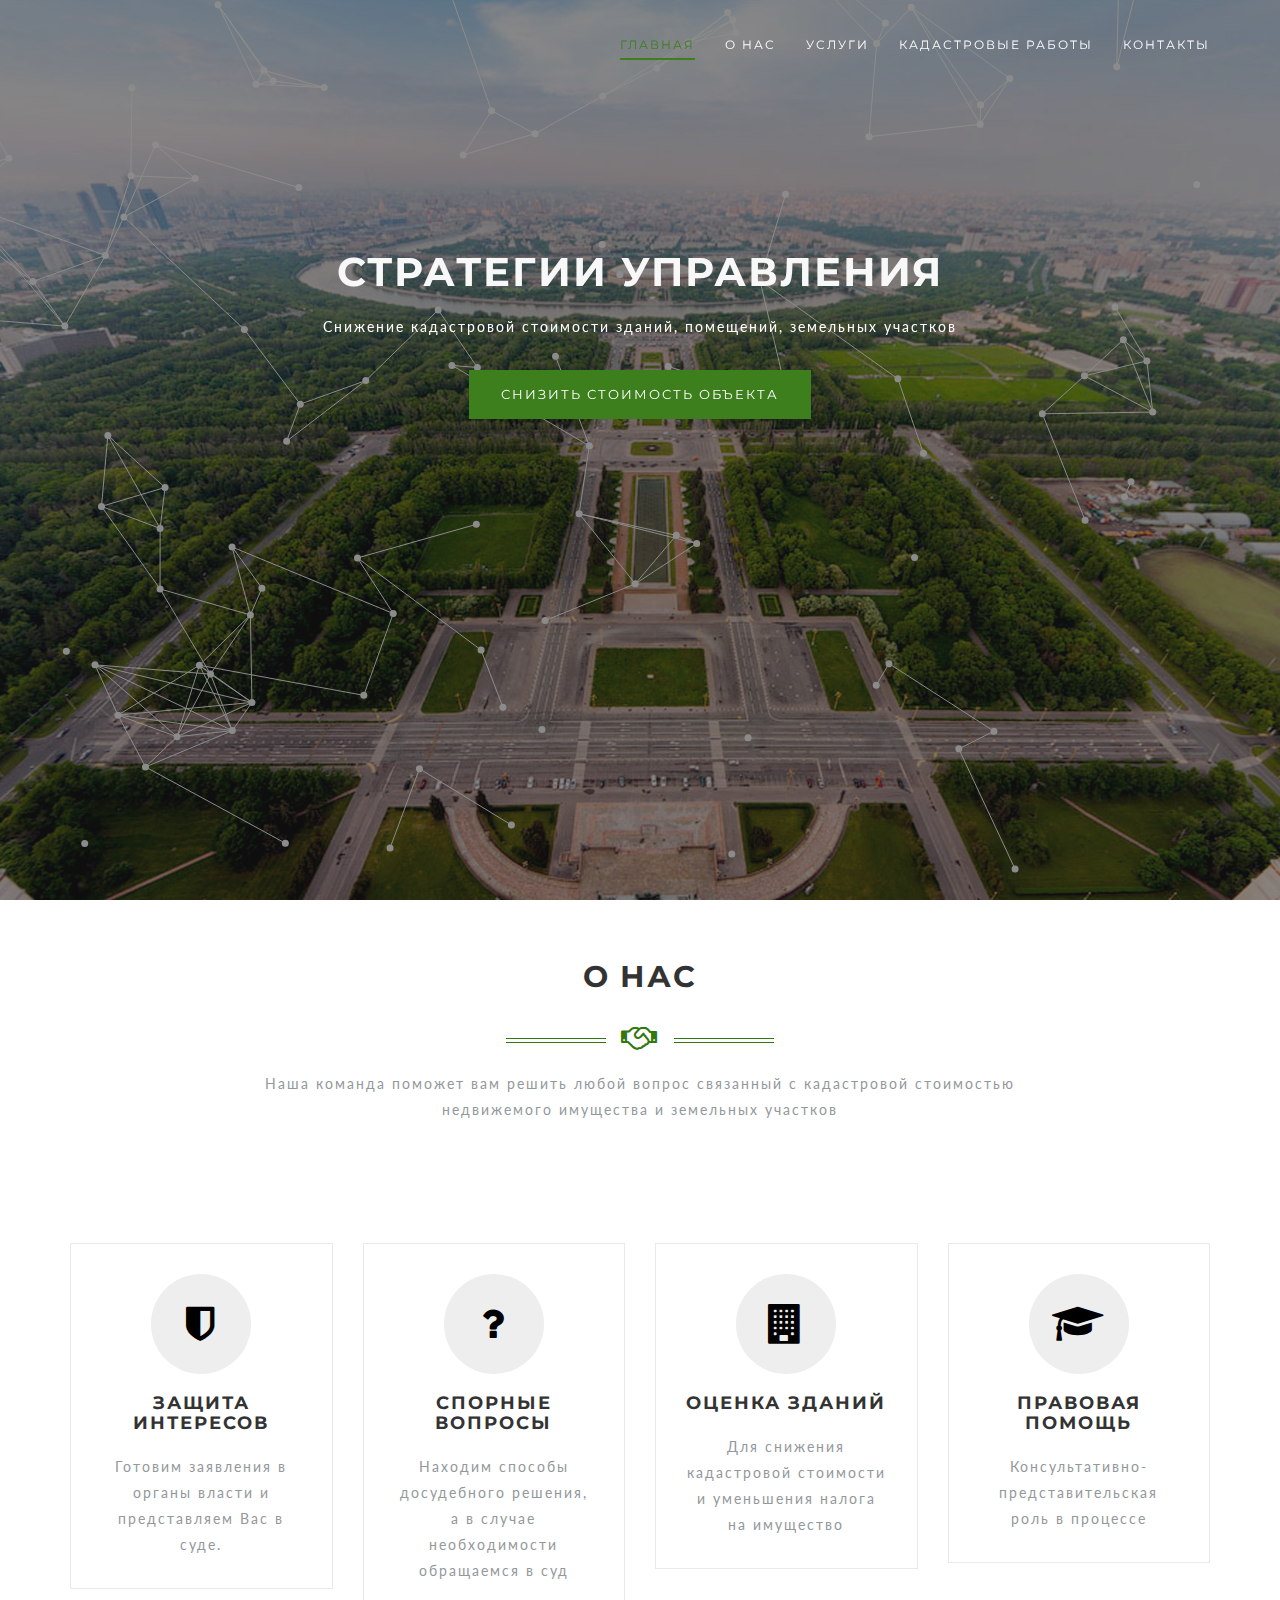
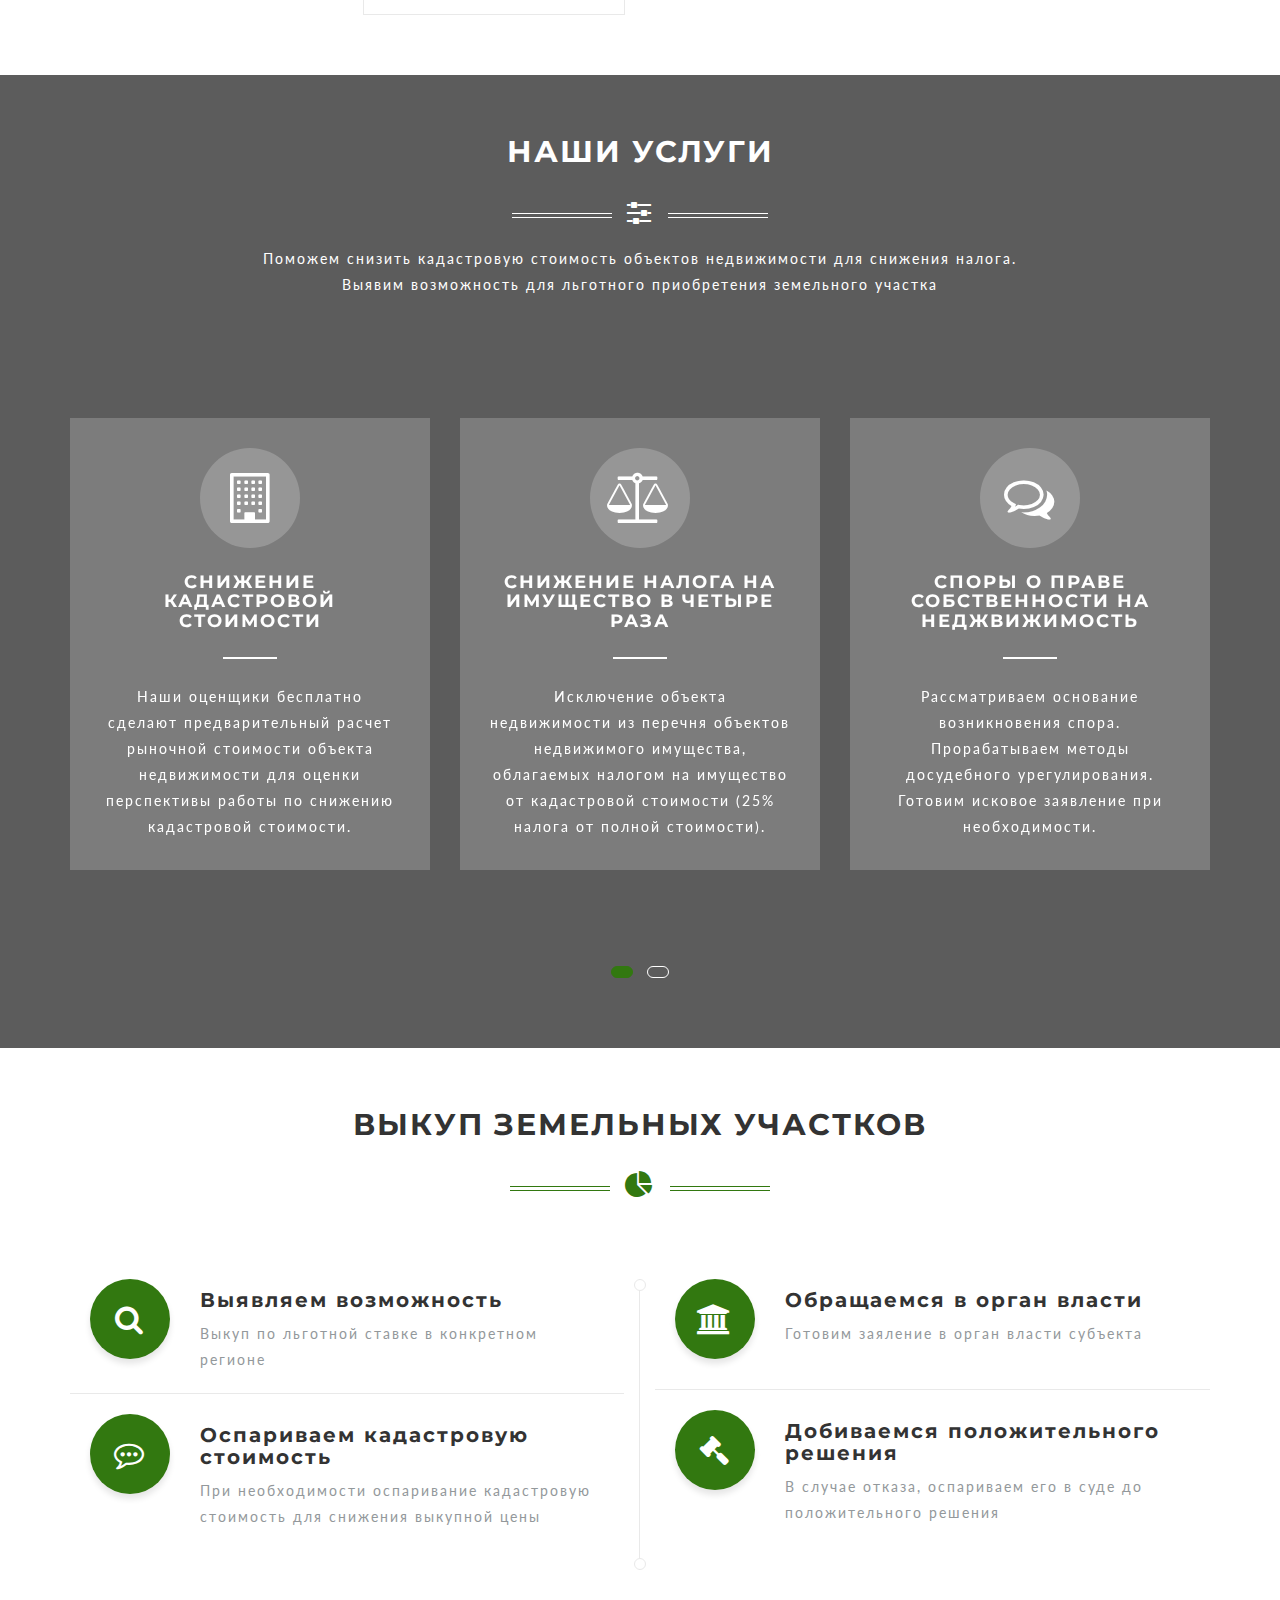
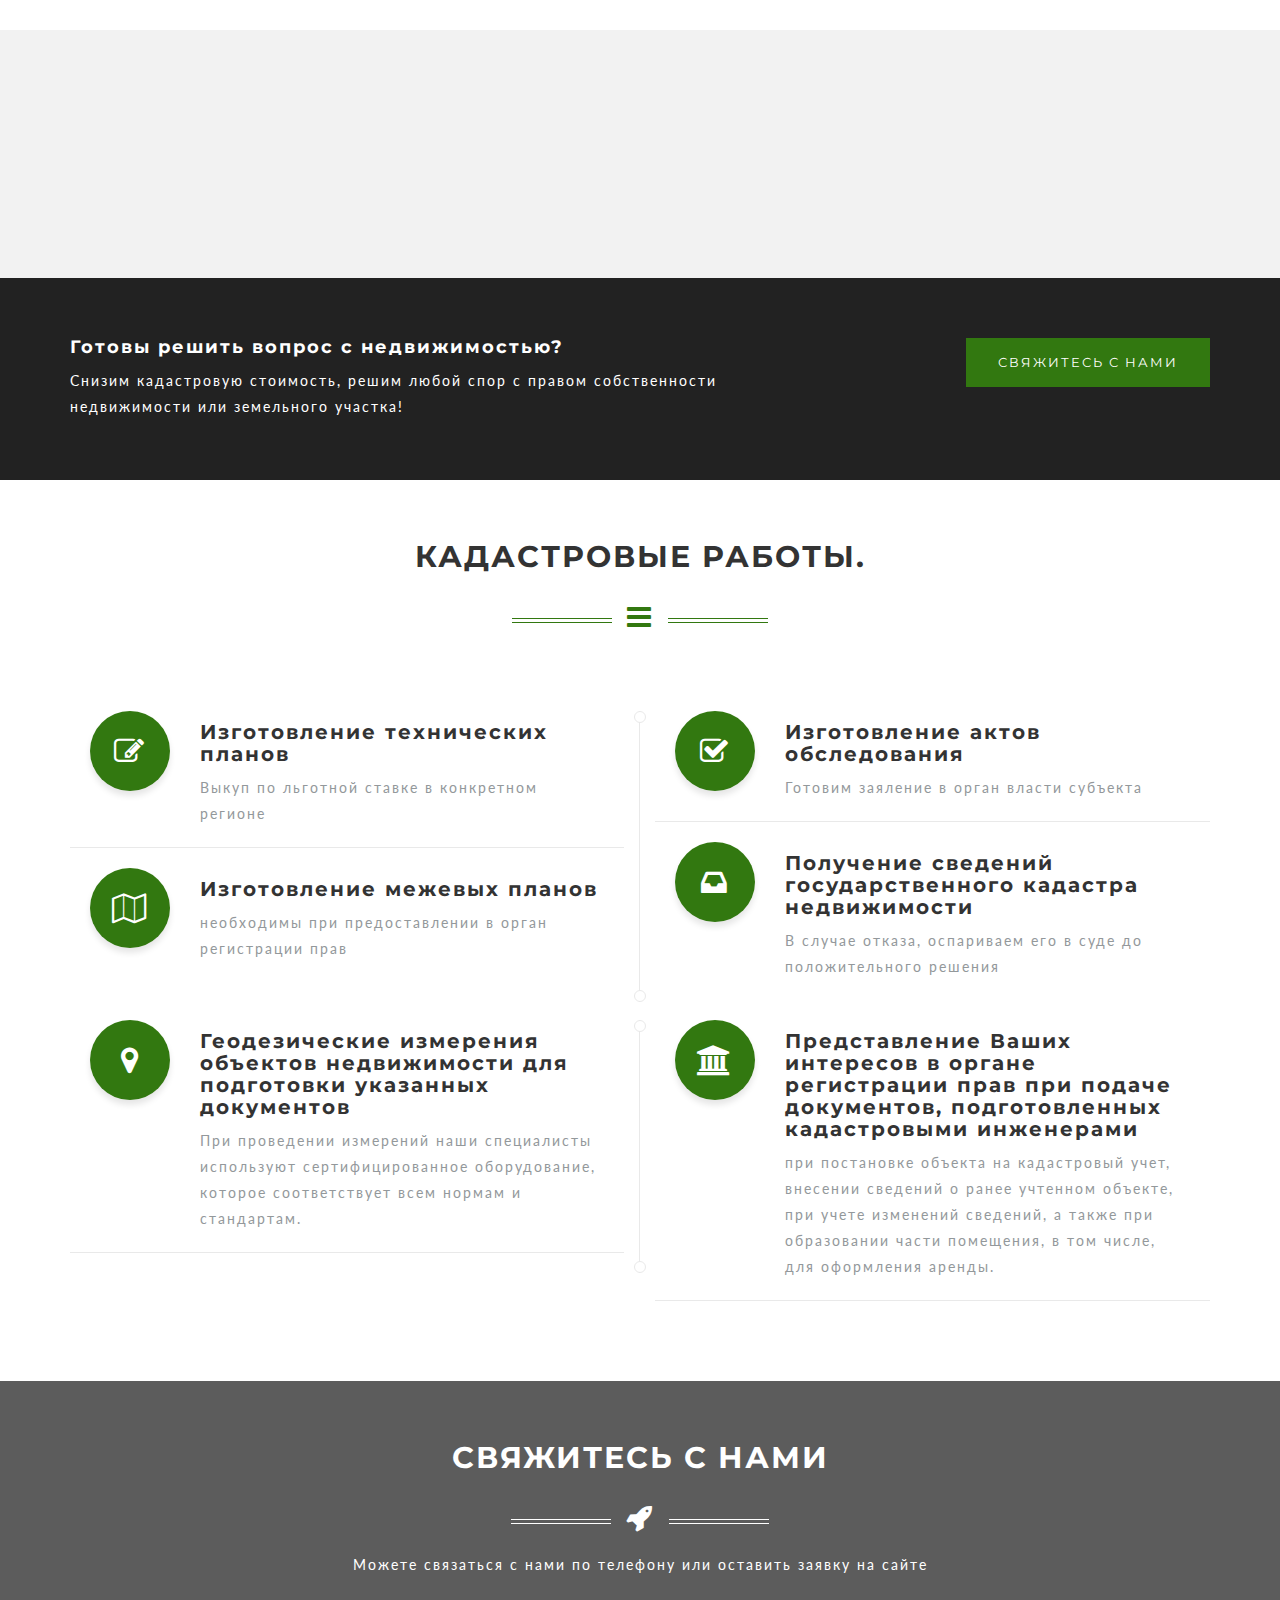
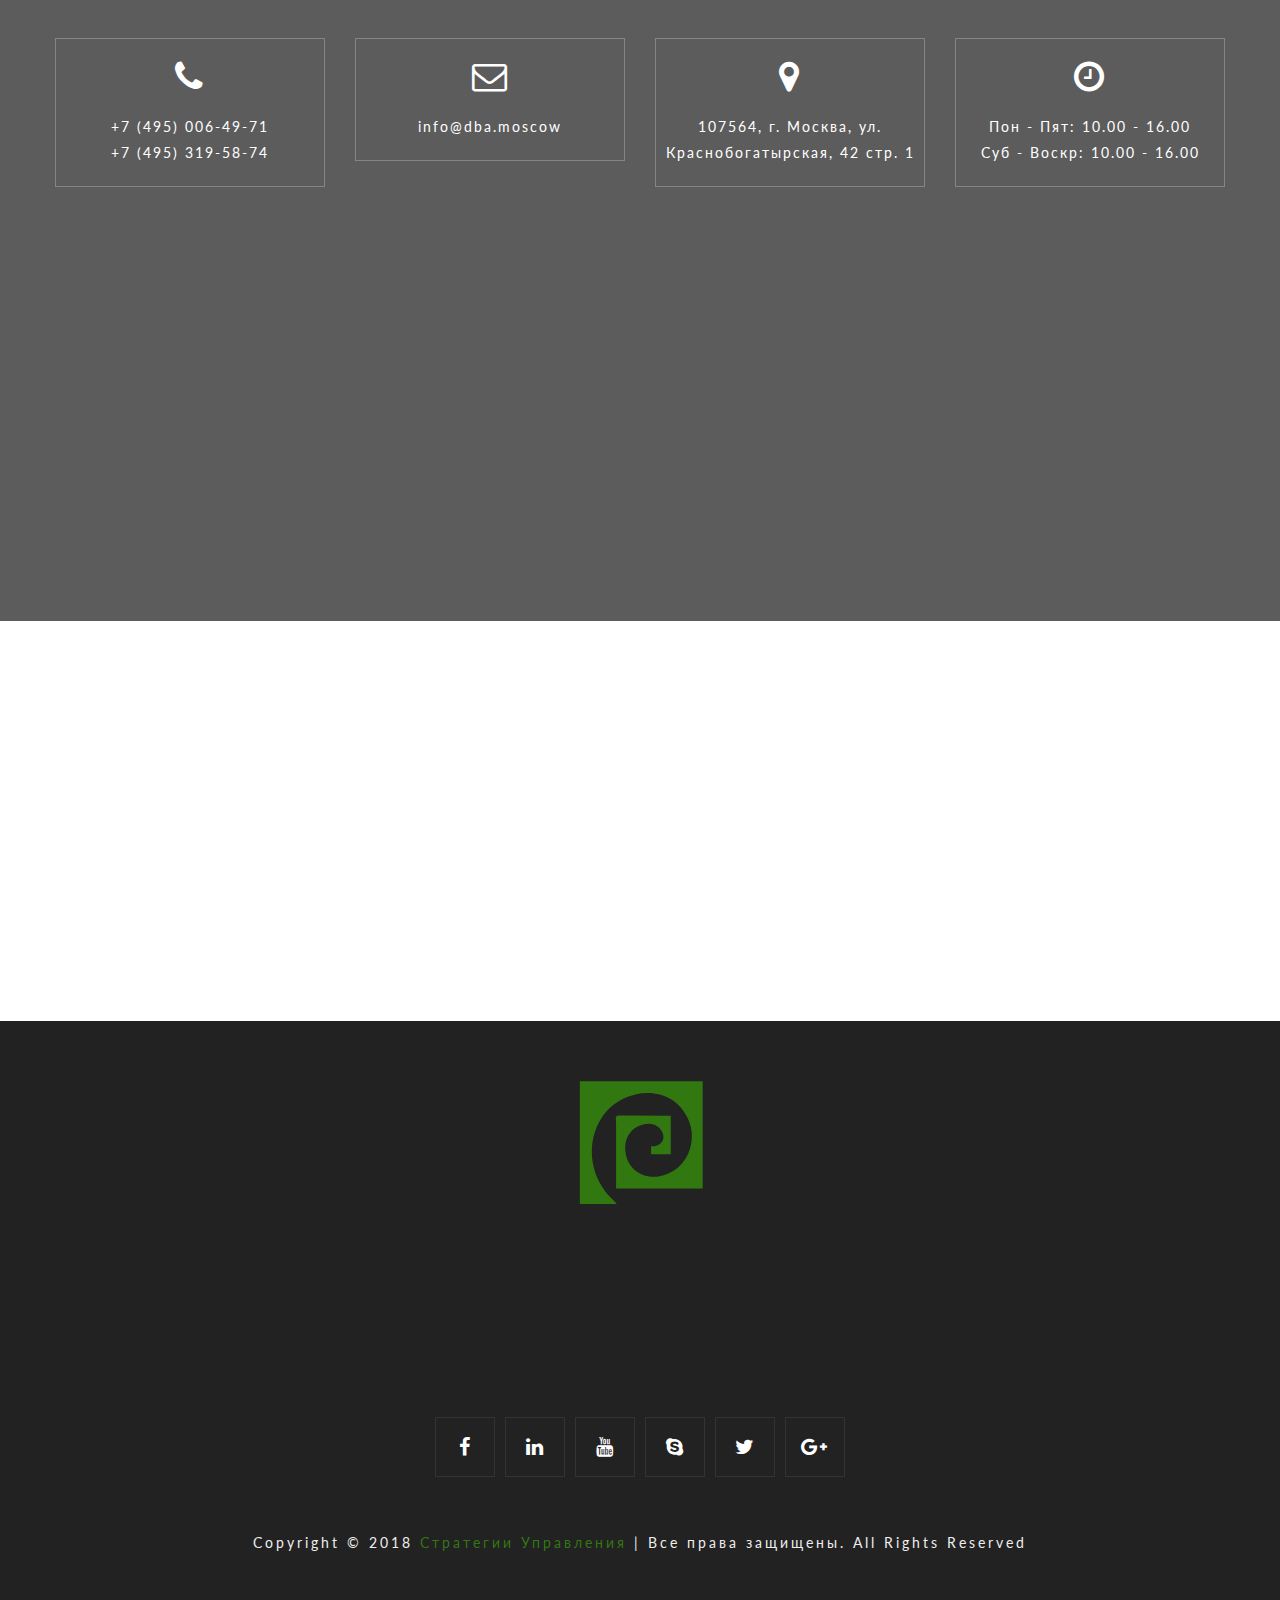
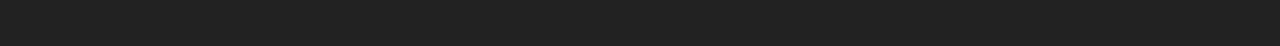
<file: index_particle.html>
<!DOCTYPE html>
<html lang="ru">

<head>
    <!-- Meta -->
    <meta charset="utf-8">
    <meta http-equiv="X-UA-Compatible" content="IE=edge">
    <meta name="viewport" content="width=device-width, initial-scale=1">
    <!-- The above 3 meta tags *must* come first in the head; any other head content must come *after* these tags -->
    <!-- SITE TITLE -->
    <title>Стратегии управления - снижение кадастровой стоимости</title>
    <!-- Latest Bootstrap min CSS -->
    <link rel="stylesheet" href="assets/bootstrap/css/bootstrap.min.css">
    <!-- Google Font -->
	<link href="https://fonts.googleapis.com/css?family=Lato:400,700|Montserrat:400,700" rel="stylesheet"> 
    <!-- Font Awesome CSS -->
    <link rel="stylesheet" href="assets/fonts/font-awesome.min.css">
    <!-- venobox -->
    <link rel="stylesheet" href="assets/venobox/css/venobox.css" />
    <!--- owl carousel Css-->
    <link rel="stylesheet" href="assets/owlcarousel/css/owl.carousel.css">
    <link rel="stylesheet" href="assets/owlcarousel/css/owl.theme.css">
    <!-- animate CSS -->
    <link rel="stylesheet" href="assets/css/animate.css">
    <!-- Style CSS -->
    <link rel="stylesheet" href="assets/css/style.css">
    <!-- HTML5 shim and Respond.js IE8 support of HTML5 elements and media queries -->
    <!-- WARNING: Respond.js doesn't work if you view the page via file:// -->
    <!--[if lt IE 9]>
		  <script src="https://oss.maxcdn.com/html5shiv/3.7.3/html5shiv.min.js"></script>
		  <script src="https://oss.maxcdn.com/respond/1.4.2/respond.min.js"></script>
    <![endif]-->
</head>

<body data-spy="scroll" data-offset="80">

    <!-- START PRELOADER -->
    <div class="preloader">
        <div class="loadscreen">
            <div class="loadscreen-in">
                <h4>Стратегии управления</h4>
            </div>
        </div>
    </div>
    <!-- END PRELOADER -->

    <!-- START NAVBAR -->
    <div class="navbar navbar-default navbar-fixed-top main-menu">
        <div class="container">
            <div class="navbar-header">
                <button type="button" class="navbar-toggle" data-toggle="collapse" data-target=".navbar-collapse">
                    <span class="sr-only">Toggle navigation</span>
                    <span class="icon-bar"></span>
                    <span class="icon-bar"></span>
                    <span class="icon-bar"></span>
                </button>
                <a href="index.html" class="navbar-brand"><!--<img src="assets/img/logo.svg" alt="logo">-->
                </a>
                
            </div>
            <div class="navbar-collapse collapse">
                <nav>
                    <ul class="nav navbar-nav navbar-right">
						<li><a class="page-scroll" href="#home"><span>Главная</span> </a>
						</li>
                        <li><a class="page-scroll" href="#about"><span>О нас</span></a>
                        </li>
                        <li><a class="page-scroll" href="#service"><span>Услуги</span></a>
                        </li>
                        <!--<li><a class="page-scroll" href="#portfolio"><span>Portfolio</span></a>
                        </li>
                        <li><a class="page-scroll" href="#team"><span>Team</span></a>
                        </li>-->
                        <li><a class="page-scroll" href="#features"><span>Кадастровые работы</span></a>
                        </li>
                        <!--<li><a class="page-scroll" href="#blog"><span>Blog</span></a>
                        </li>-->
                        <li><a class="page-scroll" href="#contact"><span>Контакты</span></a>
                        </li>
                    </ul>
                </nav>
            </div>
        </div>
        <!--- END CONTAINER -->
    </div>
    <!-- END NAVBAR -->
		
	<!-- START PARTICLE BACKGROUND -->
	<section id="home" class="particles home-static section-back-image" data-background="assets/img/bg/particle-bg.jpg">
		<div class="particles-text text-center">
			<h2 data-wow-delay="0.5s" data-wow-duration="3s" class="wow fadeInLeft">Стратегии управления</h2>
			<p data-wow-delay="0.5s" data-wow-duration="3s" class="wow fadeInRight">Снижение кадастровой стоимости зданий, помещений, земельных участков</p>
			<a data-wow-delay="0.5s" data-wow-duration="3s" class="btn-home-slider page-scroll wow fadeInUp" href="#contact">Снизить стоимость объекта</a>
		</div>
	</section>
	<!-- END PARTICLE BACKGROUND -->


    <!-- START ABOUT -->
    <section id="about" class="about-us section-padding">
        <div class="container text-center">
            <div class="row">
                <div class="section-title">
                    <h2>О нас</h2>
                    <span> <i class="fa fa-handshake-o"></i> </span>
                    <p>Наша команда поможет вам решить любой вопрос связанный с кадастровой стоимостью недвижемого имущества и земельных участков</p>
                </div>
                <!-- END SECTION TITLE -->
                <div class="col-md-3 col-sm-6 col-xs-12">
                    <div class="about-single">
                        <div class="icon">
                            <span><i class="fa fa-shield"></i></span>
                        </div>
                        <h4>Защита интересов</h4>
                        <p>Готовим заявления в органы власти и представляем Вас в суде.</p>
                    </div>
                </div>
                <!--- END COL -->
                <div class="col-md-3 col-sm-6 col-xs-12">
                    <div class="about-single">
                        <div class="icon">
                            <span><i class="fa fa-question"></i></span>
                        </div>
                        <h4>Спорные вопросы</h4>
                        <p>Находим способы досудебного решения, а в случае необходимости обращаемся в суд</p>
                    </div>
                </div>
                <!--- END COL -->
                <div class="col-md-3 col-sm-6 col-xs-12">
                    <div class="about-single">
                        <div class="icon">
                            <span><i class="fa fa-building"></i></span>
                        </div>
                        <h4>Оценка зданий</h4>
                        <p>Для снижения кадастровой стоимости и уменьшения налога на имущество</p>
                    </div>
                </div>
                <!--- END COL -->
                <div class="col-md-3 col-sm-6 col-xs-12">
                    <div class="about-single">
                        <div class="icon">
                            <span><i class="fa fa-graduation-cap"></i></span>
                        </div>
                        <h4>Правовая помощь</h4>
                        <p>Консультативно-представительская роль в процессе</p>
                    </div>
                </div>
                <!--- END COL -->
            </div>
            <!--- END ROW -->
        </div>
        <!--- END CONTAINER -->
    </section>
    <!-- END ABOUT -->
<!-- START SERVICES -->
    <section id="service" class="our-services section-padding section-back-image" data-background="assets/img/bg/service-bg.jpg">
        <div class="container">
            <div class="row text-center">
                <div class="section-title">
                    <h2 class="section-title-white">Наши услуги</h2>
                    <span class="section-title-white-span"> <i class="fa fa-sliders"></i> </span>
                    <p class="section-dec-white">Поможем снизить кадастровую стоимость объектов недвижимости для снижения налога. Выявим возможность для льготного приобретения земельного участка</p>
                </div>
                <!-- END SECTION TITLE -->
                <div class="services-slider">
                    <div class="services">
                        <div class="icon">
                            <span><i class="fa fa-building-o"></i></span>
                        </div>
                        <h4>Снижение кадастровой стоимости</h4>
                        <span></span>
                        <p>Наши оценщики бесплатно сделают предварительный расчет рыночной стоимости объекта недвижимости для оценки перспективы работы по снижению кадастровой стоимости.</p>
                    </div>
                    <div class="services">
                        <div class="icon">
                            <span><i class="fa fa-balance-scale"></i></span>
                        </div>
                        <h4>Снижение налога на имущество в четыре раза</h4>
                        <span></span>
                        <p>Исключение объекта недвижимости из перечня объектов недвижимого имущества, облагаемых налогом на имущество от кадастровой стоимости (25% налога от полной стоимости).</p>
                    </div>
                    <div class="services">
                        <div class="icon">
                            <span><i class="fa fa-comments-o"></i></span>
                        </div>
                        <h4>Споры о праве собственности на неджвижимость</h4>
                        <span></span>
                        <p>Рассматриваем основание возникновения спора. Прорабатываем методы досудебного урегулирования. Готовим исковое заявление при необходимости.</p>
                    </div>
                    <div class="services">
                        <div class="icon">
                            <span><i class="fa fa-handshake-o"></i></span>
                        </div>
                        <h4>Выкуп земельных участков со снижением выкупной цены</h4>
                        <span></span>
                        <p>Выявляем возможности выкупа по льготной ставке в конкретном регионе. В случае отказа, оспариваем его в суде до положительного решения.</p>
                    </div>
                    <div class="services">
                        <div class="icon">
                            <span><i class="fa fa-question-circle-o"></i></span>
                        </div>
                        <h4>Урегулирование спорных вопросов</h4>
                        <span></span>
                        <p>Если нарушаются права и законные интересы Заказчика, то направляем досудебную претензию с требованием устранить нарушения или выполнить определенные действия, если они не выполнятся, то обращаемся в Арбитражный суд</p>
                    </div>
                    <div class="services">
                        <div class="icon">
                            <span><i class="fa fa-thumbs-o-up"></i></span>
                        </div>
                        <h4>Оценка зданий и крупных массивов объектов</h4>
                        <span></span>
                        <p>У Вас сложный объект, который необходимо оценить? Определение стоимости любого нетипичного объекта требует учета специфических факторов, присущих именно этому объекту оценки</p>
                    </div>
                </div>
                <!-- END SERVICES SLIDER -->
            </div>
            <!-- END ROW -->
        </div>
        <!-- END CONTAINER -->
    </section>
    <!-- END SERVICES -->
    <!-- START FEATURES -->
    <section class="template-feature section-padding">
        <div class="container">
            <div class="row">
                <div class="section-title text-center">
                    <h2>Выкуп земельных участков</h2>
                    <span> <i class="fa fa-pie-chart"></i> </span>
                    <p></p>
                </div>
                <!-- END SECTION TITLE -->
                <div class="col-md-6 col-sm-6 col-xs-12 single-feature-border">
                    <div class="circle-point circle-point-1"></div>
                    <div class="single-feature">
                        <div class="single-feature-icon">
                            <i class="fa fa-search"></i>
                        </div>
                        <div class="single-feature-text">
                            <h3>Выявляем возможность</h3>
                            <p>Выкуп по льготной ставке в конкретном регионе</p>
                            <!--<p><a href="#">Read more <i class="fa fa-angle-double-right"></i></a>
                            </p>-->
                        </div>
                    </div>
                    <div class="single-feature no-border">
                        <div class="single-feature-icon">
                            <i class="fa fa-commenting-o"></i>
                        </div>
                        <div class="single-feature-text">
                            <h3>Оспариваем кадастровую стоимость</h3>
                            <p>При необходимости оспаривание кадастровую стоимость для снижения выкупной цены</p>
                            <!--<p><a href="#">Read more <i class="fa fa-angle-double-right"></i></a>
                            </p>-->
                        </div>
                    </div>
                    <div class="circle-point circle-point-2"></div>
                </div>
                <!-- END COL -->
                <div class="col-md-6 col-sm-6 col-xs-12">
                    <div class="single-feature">
                        <div class="single-feature-icon">
                            <i class="fa fa-university"></i>
                        </div>
                        <div class="single-feature-text">
                            <h3>Обращаемся в орган власти</h3>
                            <p>Готовим заяление в орган власти субъекта</p>
                            <!--<p><a href="#">Read more <i class="fa fa-angle-double-right"></i></a>
                            </p>-->
                        </div>
                    </div>
                    <div class="single-feature no-border">
                        <div class="single-feature-icon">
                            <i class="fa fa-gavel"></i>
                        </div>
                        <div class="single-feature-text">
                            <h3>Добиваемся положительного решения</h3>
                            <p>В случае отказа, оспариваем его в суде до положительного решения</p>
                            <!--<p><a href="#">Read more <i class="fa fa-angle-double-right"></i></a>
                            </p>-->
                        </div>
                    </div>
                </div>
                <!-- END COL -->
            </div>
            <!-- END ROW -->
        </div>
        <!-- END CONTAINER -->
    </section>
    <!-- END FEATURES -->

    

    <!-- START WORKS 
    <section id="portfolio" class="works-area section-padding">
        <div class="container-fluid">
            <div class="row text-center">
                <div class="section-title">
                    <h2>Our Awesome Works</h2>
                    <span> <i class="fa fa-camera-retro"></i> </span>
                    <p>Lorem ipsum dolor sit amet, consectetuer adipiscing elit, sed diam nonummy nibh euismod tincidunt ut laoreet dolore magna aliquam erat volutpat.</p>
                </div>
                <!-- END SECTION TITLE 
                <div class="col-md-12">
                    <div class="portfolio-filter-menu wow fadeInUp">
                        <ul>
                            <li class="filter" data-filter="all">All</li>
                            <li class="filter" data-filter=".design">Design</li>
                            <li class="filter" data-filter=".concept">Concept</li>
                            <li class="filter" data-filter=".creativity">Creativity</li>
                            <li class="filter" data-filter=".branding">Branding</li>
                        </ul>
                    </div>
                </div>
                <!--- END COL 
                <div class="portfoli-items">
                    <div class="col-md-3 col-sm-12 col-xs-12 all branding creativity no-padding">
                        <div class="single-portfolio">
                            <img src="assets/img/portfolio/1.jpg" alt="img">
                            <div class="single-portfolio-details">
                                <div class="single-portfolio-details-table">
                                    <div class="single-portfolio-details-tablecell">
                                        <h4>Concept</h4>
                                        <span></span>
                                        <div class="single-portfolio-details-image">
                                            <a href="assets/img/portfolio/1.jpg" class="venobox" data-title="Portfolio tittle here" data-gall="gall1"><i class="fa fa-eye"></i></a>
                                            <a href="#" target="_blank" class="link"><i class="fa fa-link"></i></a>
                                        </div>
                                    </div>
                                </div>
                            </div>
                        </div>
                    </div>
                    <!--- END COL 
                    <div class="col-md-3 col-sm-12 col-xs-12 mix all concept no-padding">
                        <div class="single-portfolio">
                            <img src="assets/img/portfolio/2.jpg" alt="img">
                            <div class="single-portfolio-details">
                                <div class="single-portfolio-details-table">
                                    <div class="single-portfolio-details-tablecell">
                                        <h4>creativity</h4>
                                        <span></span>
                                        <div class="single-portfolio-details-image">
                                            <a href="assets/img/portfolio/2.jpg" class="venobox" data-title="Portfolio tittle here" data-gall="gall1"><i class="fa fa-eye"></i></a>
                                            <a href="#" target="_blank" class="link"><i class="fa fa-link"></i></a>
                                        </div>
                                    </div>
                                </div>
                            </div>
                        </div>
                    </div>
                    <!--- END COL 
                    <div class="col-md-3 col-sm-12 col-xs-12 all design branding no-padding">
                        <div class="single-portfolio">
                            <img src="assets/img/portfolio/7.jpg" alt="img">
                            <div class="single-portfolio-details">
                                <div class="single-portfolio-details-table">
                                    <div class="single-portfolio-details-tablecell">
                                        <h4>branding</h4>
                                        <span></span>
                                        <div class="single-portfolio-details-image">
                                            <a href="assets/img/portfolio/7.jpg" class="venobox" data-title="Portfolio tittle here" data-gall="gall1"><i class="fa fa-eye"></i></a>
                                            <a href="#" target="_blank" class="link"><i class="fa fa-link"></i></a>
                                        </div>
                                    </div>
                                </div>
                            </div>
                        </div>
                    </div>
                    <!--- END COL 
                    <div class="col-md-3 col-sm-12 col-xs-12 mix all  creativity design no-padding">
                        <div class="single-portfolio">
                            <img src="assets/img/portfolio/4.jpg" alt="img">
                            <div class="single-portfolio-details">
                                <div class="single-portfolio-details-table">
                                    <div class="single-portfolio-details-tablecell">
                                        <h4>creativity</h4>
                                        <span></span>
                                        <div class="single-portfolio-details-image">
                                            <a href="assets/img/portfolio/4.jpg" class="venobox" data-title="Portfolio tittle here" data-gall="gall1"><i class="fa fa-eye"></i></a>
                                            <a href="#" target="_blank" class="link"><i class="fa fa-link"></i></a>
                                        </div>
                                    </div>
                                </div>
                            </div>
                        </div>
                    </div>
                    <!--- END COL 
                    <div class="col-md-3 col-sm-12 col-xs-12 mix all branding creativity no-padding">
                        <div class="single-portfolio">
                            <img src="assets/img/portfolio/5.jpg" alt="img">
                            <div class="single-portfolio-details">
                                <div class="single-portfolio-details-table">
                                    <div class="single-portfolio-details-tablecell">
                                        <h4>Design</h4>
                                        <span></span>
                                        <div class="single-portfolio-details-image">
                                            <a href="assets/img/portfolio/5.jpg" class="venobox" data-title="Portfolio tittle here" data-gall="gall1"><i class="fa fa-eye"></i></a>
                                            <a href="#" target="_blank" class="link"><i class="fa fa-link"></i></a>
                                        </div>
                                    </div>
                                </div>
                            </div>
                        </div>
                    </div>
                    <!--- END COL 
                    <div class="col-md-3 col-sm-12 col-xs-12  all branding design no-padding">
                        <div class="single-portfolio">
                            <img src="assets/img/portfolio/6.jpg" alt="img">
                            <div class="single-portfolio-details">
                                <div class="single-portfolio-details-table">
                                    <div class="single-portfolio-details-tablecell">
                                        <h4>Branding</h4>
                                        <span></span>
                                        <div class="single-portfolio-details-image">
                                            <a href="assets/img/portfolio/6.jpg" class="venobox" data-title="Portfolio tittle here" data-gall="gall1"><i class="fa fa-eye"></i></a>
                                            <a href="#" target="_blank" class="link"><i class="fa fa-link"></i></a>
                                        </div>
                                    </div>
                                </div>
                            </div>
                        </div>
                    </div>
                    <!--- END COL
                    <div class="col-md-3 col-sm-12 col-xs-12 mix all concept no-padding">
                        <div class="single-portfolio">
                            <img src="assets/img/portfolio/8.jpg" alt="img">
                            <div class="single-portfolio-details">
                                <div class="single-portfolio-details-table">
                                    <div class="single-portfolio-details-tablecell">
                                        <h4>Creativity</h4>
                                        <span></span>
                                        <div class="single-portfolio-details-image">
                                            <a href="assets/img/portfolio/8.jpg" class="venobox" data-title="Portfolio tittle here" data-gall="gall1"><i class="fa fa-eye"></i></a>
                                            <a href="#" target="_blank" class="link"><i class="fa fa-link"></i></a>
                                        </div>
                                    </div>
                                </div>
                            </div>
                        </div>
                    </div>
                    <!--- END COL
                    <div class="col-md-3 col-sm-12 col-xs-12 all creativity branding no-padding">
                        <div class="single-portfolio">
                            <img src="assets/img/portfolio/3.jpg" alt="img">
                            <div class="single-portfolio-details">
                                <div class="single-portfolio-details-table">
                                    <div class="single-portfolio-details-tablecell">
                                        <h4>Creativity</h4>
                                        <span></span>
                                        <div class="single-portfolio-details-image">
                                            <a href="assets/img/portfolio/3.jpg" class="venobox" data-title="Portfolio tittle here" data-gall="gall1"><i class="fa fa-eye"></i></a>
                                            <a href="#" target="_blank" class="link"><i class="fa fa-link"></i></a>
                                        </div>
                                    </div>
                                </div>
                            </div>
                        </div>
                    </div>
                    <!--- END COL 
                </div>
                <!--- END WORK ALL ITEM 
            </div>
            <!--- END ROW 
        </div>
        <!--- END CONTAINER-FLUID -->
        
    <!-- START COUNDOWN -->
    <section class="counter-section section-padding">
        <div class="container">
            <div class="row text-center counter-border wow fadeInDown">
                <div class="single-counter col-md-3 col-sm-6">
                    <i class="fa fa-paper-plane-o"></i>
                    <h2 class="timer"> 3787</h2>
                    <h5>Консультаций в год</h5>
                </div>
                <!--- END COL -->
                <div class="single-counter col-md-3 col-sm-6">
                    <i class="fa fa-user-o"></i>
                    <h2 class="timer">104 </h2>
                    <h5>Довольных клиентов</h5>
                </div>
                <!--- END COL -->
                <div class="single-counter col-md-3 col-sm-6">
                    <i class="fa fa-diamond"></i>
                    <h2 class="timer"> 624 </h2>
                    <h5>Готовых решений</h5>
                </div>
                <!--- END COL -->
                <div class="single-counter col-md-3 col-sm-6">
                    <i class="fa fa-briefcase"></i>
                    <h2 class="timer">740</h2>
                    <h5>Проектов</h5>
                </div>
                <!--- END COL -->
            </div>
            <!--- END ROW -->
        </div>
        <!--- END CONTAINER -->
    </section>
    <!-- END COUNDOWN -->
    <!--- START PORTFOLIO CALL TO ACTION -->
        <div class="section-padding bg-dark call-to-action">
            <div class="container">
                <div class="row">
                    <div class="col-md-7">
                        <h4>Готовы решить вопрос с недвижимостью?</h4>
                        <p>Снизим кадастровую стоимость, решим любой спор с правом собственности недвижимости или земельного участка!</p>
                    </div>
                    <!--- END COL -->
                    <div class="col-md-5 text-right">
                        <div class="portfolio-btn">
                            <a class="btn-home-slider page-scroll" href="#contact">Свяжитесь с нами</a>
                        </div>
                    </div>
                    <!--- END COL -->
                </div>
                <!--- END ROW -->
            </div>
            <!--- END CONTAINER -->
        </div>
        <!--- END PORTFOLIO CALL TO ACTION -->
    <!--</section>-->
    <!-- END WORKS -->
    <!-- START FEATURES -->
    <section class="template-feature section-padding" id="features">
        <div class="container">
            <div class="row">
                <div class="section-title text-center">
                    <h2>Кадастровые работы.</h2>
                    <span> <i class="fa fa-bars"></i> </span>
                    <p></p>
                </div>
                <!-- END SECTION TITLE -->
                <div class="col-md-6 col-sm-6 col-xs-12 single-feature-border">
                    <div class="circle-point circle-point-1"></div>
                    <div class="single-feature">
                        <div class="single-feature-icon">
                            <i class="fa fa-pencil-square-o"></i>
                        </div>
                        <div class="single-feature-text">
                            <h3>Изготовление технических планов</h3>
                            <p>Выкуп по льготной ставке в конкретном регионе</p>
                            <!--<p><a href="#">Read more <i class="fa fa-angle-double-right"></i></a>
                            </p>-->
                        </div>
                    </div>
                    <div class="single-feature no-border">
                        <div class="single-feature-icon">
                            <i class="fa fa-map-o"></i>
                        </div>
                        <div class="single-feature-text">
                            <h3>Изготовление межевых планов</h3>
                            <p>необходимы при предоставлении в орган регистрации прав</p>
                            <!--<p><a href="#">Read more <i class="fa fa-angle-double-right"></i></a>
                            </p>-->
                        </div>
                    </div>
                    <div class="circle-point circle-point-2"></div>
                </div>
                <!-- END COL -->
                <div class="col-md-6 col-sm-6 col-xs-12">
                    <div class="single-feature">
                        <div class="single-feature-icon">
                            <i class="fa fa-check-square-o"></i>
                        </div>
                        <div class="single-feature-text">
                            <h3>Изготовление актов обследования</h3>
                            <p>Готовим заяление в орган власти субъекта</p>
                            <!--<p><a href="#">Read more <i class="fa fa-angle-double-right"></i></a>
                            </p>-->
                        </div>
                    </div>
                    <div class="single-feature no-border">
                        <div class="single-feature-icon">
                            <i class="fa fa-inbox"></i>
                        </div>
                        <div class="single-feature-text">
                            <h3>Получение сведений государственного кадастра недвижимости</h3>
                            <p>В случае отказа, оспариваем его в суде до положительного решения</p>
                            <!--<p><a href="#">Read more <i class="fa fa-angle-double-right"></i></a>
                            </p>-->
                        </div>
                    </div>
                </div>
                
                <div class="col-md-6 col-sm-6 col-xs-12 single-feature-border">
                    <div class="circle-point circle-point-1"></div>
                    <div class="single-feature">
                        <div class="single-feature-icon">
                            <i class="fa fa-map-marker"></i>
                        </div>
                        <div class="single-feature-text">
                            <h3>Геодезические измерения объектов недвижимости для подготовки указанных документов</h3>
                            <p>При проведении измерений наши специалисты используют сертифицированное оборудование, которое соответствует всем нормам и стандартам.</p>
                            <!--<p><a href="#">Read more <i class="fa fa-angle-double-right"></i></a>
                            </p>-->
                        </div>
                    </div>
                    
                    <div class="circle-point circle-point-2"></div>
                </div>
                
                <div class="col-md-6 col-sm-6 col-xs-12">
                    <div class="single-feature">
                        <div class="single-feature-icon">
                            <i class="fa fa-university"></i>
                        </div>
                        <div class="single-feature-text">
                            <h3>Представление Ваших интересов в органе регистрации прав при подаче документов, подготовленных кадастровыми инженерами</h3>
                            <p>при постановке объекта на кадастровый учет, внесении сведений о ранее учтенном объекте, при учете изменений сведений, а также при образовании части помещения, в том числе, для оформления аренды.</p>
                            <!--<p><a href="#">Read more <i class="fa fa-angle-double-right"></i></a>
                            </p>-->
                        </div>
                    </div>
                    
                </div>
                
                <!-- END COL -->
            </div>
            <!-- END ROW -->
        </div>
        <!-- END CONTAINER -->
    </section>
    <!-- END FEATURES -->
    
        

    <!-- START TESTIMONIAL 
    <section id="testimonial" class="section-padding">
        <div class="container">
            <div class="row text-center">
                <div class="section-title">
                    <h2>Customers Stories</h2>
                    <span> <i class="fa fa-user"></i> </span>
                    <p>Lorem ipsum dolor sit amet, consectetuer adipiscing elit, sed diam nonummy nibh euismod tincidunt ut laoreet dolore magna aliquam erat volutpat.</p>
                </div>
                <!-- END SECTION TITLE 
            </div>
            <!--- END ROW 
            <div class="row text-center">
                <div class="col-md-10 col-md-offset-1 col-sm-12 col-xs-12">
                    <div class="client-testimonial">
                        <div class="box-testimony">
                            <blockquote>
                                <span class="quote"><span><i class="fa fa-quote-right"></i></span></span>
                                <p>&ldquo; Lorem ipsum dolor sit amet, consectetuer adipiscing elit, sed diam nonummy nibh euismod tincidunt ut laoreet dolore magna aliquam erat volutpat. &rdquo;</p>
                            </blockquote>
                            <p class="author">Hash Theme, CEO <span class="subtext">Company Name</span>
                            </p>
                        </div>
                        <div class="box-testimony">
                            <blockquote>
                                <span class="quote"><span><i class="fa fa-quote-right"></i></span></span>
                                <p>&ldquo; Lorem ipsum dolor sit amet, consectetuer adipiscing elit, sed diam nonummy nibh euismod tincidunt ut laoreet dolore magna aliquam erat volutpat. &rdquo;</p>
                            </blockquote>
                            <p class="author">Hash Theme, CEO <span class="subtext">Company Name</span>
                            </p>
                        </div>
                        <div class="box-testimony">
                            <blockquote>
                                <span class="quote"><span><i class="fa fa-quote-right"></i></span></span>
                                <p>&ldquo; Lorem ipsum dolor sit amet, consectetuer adipiscing elit, sed diam nonummy nibh euismod tincidunt ut laoreet dolore magna aliquam erat volutpat. &rdquo;</p>
                            </blockquote>
                            <p class="author">Hash Theme, CEO <span class="subtext">Company Name</span>
                            </p>
                        </div>
                    </div>
                </div>
                <!--- END COL 
            </div>
            <!--- END ROW 
        </div>
        <!--- END CONTAINER 
    </section>
    <!-- END TESTIMONIAL -->

    

    <!-- START TEAM 
    <section id="team" class="section-padding">
        <div class="container">
            <div class="row text-center">
                <div class="section-title">
                    <h2>Our talents</h2>
                    <span> <i class="fa fa-id-card-o"></i> </span>
                    <p>Lorem ipsum dolor sit amet consectetur adipisicing elitsed eiusmod tempor enim minim veniam quis notru exercit ation Lorem ipsum dolor sit amet.Veniam quis notru exercit.</p>
                </div>
                <!-- END SECTION TITLE 
                <div class="col-md-4 col-sm-6 col-xs-12">
                    <div class="single-team">
                        <div class="team-img">
                            <img src="assets/img/team/person2.jpg" class="img-responsive" alt="">
                        </div>
                        <div class="team-dec">
                            <h4>Rob Smith</h4>
                            <p>Developer</p>
                            <span></span>
                            <p>Lorem ipsum dolor sit amet, consectetuer adipiscing elit, sed diam nonummy.</p>
                        </div>
                        <div class="member-social">
                            <ul class="social-links clearfix">
                                <li><a data-toggle="tooltip" data-placement="top" title="Facebook" class="social-fb" href="#"><span class="fa fa-facebook"></span></a>
                                </li>
                                <li><a data-toggle="tooltip" data-placement="top" title="Youtube" class="social-gp" href="#"><span class="fa fa-youtube"></span></a>
                                </li>
                                <li><a data-toggle="tooltip" data-placement="top" title="Twitter" class="social-tw" href="#" target="_blank"><span class="fa fa-twitter"></span></a>
                                </li>
                                <li><a data-toggle="tooltip" data-placement="top" title="Google" class="social-gp" href="#" target="_blank"><span class="fa fa-google-plus"></span></a>
                                </li>
                            </ul>
                        </div>
                    </div>
                </div>
                <!--- END COL 
                <div class="col-md-4 col-sm-6 col-xs-12">
                    <div class="single-team">
                        <div class="team-img">
                            <img src="assets/img/team/person1.jpg" class="img-responsive" alt="">
                        </div>
                        <div class="team-dec">
                            <h4>Jean Smith</h4>
                            <p>Designer</p>
                            <span></span>
                            <p>Lorem ipsum dolor sit amet, consectetuer adipiscing elit, sed diam nonummy.</p>
                        </div>
                        <div class="member-social">
                            <ul class="social-links clearfix">
                                <li><a data-toggle="tooltip" data-placement="top" title="Facebook" class="social-fb" href="#"><span class="fa fa-facebook"></span></a>
                                </li>
                                <li><a data-toggle="tooltip" data-placement="top" title="Youtube" class="social-gp" href="#"><span class="fa fa-youtube"></span></a>
                                </li>
                                <li><a data-toggle="tooltip" data-placement="top" title="Twitter" class="social-tw" href="#" target="_blank"><span class="fa fa-twitter"></span></a>
                                </li>
                                <li><a data-toggle="tooltip" data-placement="top" title="Google" class="social-gp" href="#" target="_blank"><span class="fa fa-google-plus"></span></a>
                                </li>
                            </ul>
                        </div>
                    </div>
                </div>
                <!--- END COL 
                <div class="col-md-4 col-sm-6 col-xs-12">
                    <div class="single-team">
                        <div class="team-img">
                            <img src="assets/img/team/person3.jpg" class="img-responsive" alt="">
                        </div>
                        <div class="team-dec">
                            <h4>Larry Ben</h4>
                            <p>Marketer</p>
                            <span></span>
                            <p>Lorem ipsum dolor sit amet, consectetuer adipiscing elit, sed diam nonummy.</p>
                        </div>
                        <div class="member-social">
                            <ul class="social-links clearfix">
                                <li><a data-toggle="tooltip" data-placement="top" title="Facebook" class="social-fb" href="#"><span class="fa fa-facebook"></span></a>
                                </li>
                                <li><a data-toggle="tooltip" data-placement="top" title="Youtube" class="social-gp" href="#"><span class="fa fa-youtube"></span></a>
                                </li>
                                <li><a data-toggle="tooltip" data-placement="top" title="Twitter" class="social-tw" href="#" target="_blank"><span class="fa fa-twitter"></span></a>
                                </li>
                                <li><a data-toggle="tooltip" data-placement="top" title="Google" class="social-gp" href="#" target="_blank"><span class="fa fa-google-plus"></span></a>
                                </li>
                            </ul>
                        </div>
                    </div>
                </div>
                <!--- END COL 
            </div>
            <!--- END ROW 
        </div>
        <!--- END CONTAINER 
    </section>
    <!-- END TEAM -->

    <!-- START SKILL
    <section class="our-skills section-padding section-back-image" data-background="assets/img/bg/skill-bg.jpg">
        <div class="container">
            <div class="row">
                <div class="section-title text-center">
                    <h2 class="section-title-white">Skills & Awards</h2>
                    <span class="section-title-white-span"> <i class="fa fa-star"></i> </span>
                    <p class="section-dec-white">Lorem ipsum dolor sit amet, consectetuer adipiscing elit, sed diam nonummy nibh euismod tincidunt ut laoreet dolore magna aliquam erat volutpat.</p>
                </div>
                <!-- END SECTION TITLE
                <div class="col-md-7 col-sm-7 col-xs-12">
                    <div class="awards">
                        <div class="row">
                            <div class="col-md-6 col-sm-12 col-xs-12">
                                <div class="single-award">
                                    <div class="single-award-icon">
                                        <i class="fa fa-long-arrow-right"></i>
                                    </div>
                                    <div class="single-award-text">
                                        <h4>Awards Site Of The Day</h4>
                                        <p>Best Web Developer 2016</p>
                                    </div>
                                </div>
                                <div class="single-award">
                                    <div class="single-award-icon">
                                        <i class="fa fa-long-arrow-right"></i>
                                    </div>
                                    <div class="single-award-text">
                                        <h4>Hashtheme LLC.</h4>
                                        <p>Best Web Developer 2016</p>
                                    </div>
                                </div>
                            </div>
                            <!--- END COL
                            <div class="col-md-6 col-sm-12 col-xs-12">
                                <div class="single-award">
                                    <div class="single-award-icon">
                                        <i class="fa fa-long-arrow-right"></i>
                                    </div>
                                    <div class="single-award-text">
                                        <h4>Hashtheme.com</h4>
                                        <p>Gold Fastest Developer</p>
                                    </div>
                                </div>
                                <div class="single-award">
                                    <div class="single-award-icon">
                                        <i class="fa fa-long-arrow-right"></i>
                                    </div>
                                    <div class="single-award-text">
                                        <h4>High Quality Developer</h4>
                                        <p>Best Web Developer 2016</p>
                                    </div>
                                </div>
                            </div>
                            <!--- END COL
                        </div>
                        <!--- END ROW
                    </div>
                </div>
                <!--- END COL 
                <div class="col-md-5 col-sm-5 col-xs-12">
                    <div class="skill">
                        <!-- progress start 
                        <div class="progress">
                            <div class="lead">Web Development</div>
                            <div class="progress-bar wow fadeInLeft" data-progress="95%" style="width: 95%;" data-wow-duration="1.5s" data-wow-delay="1.2s"> <span>95%</span>
                            </div>
                        </div>
                        <!-- progress end 
                        <!-- progress start 
                        <div class="progress">
                            <div class="lead">App Development</div>
                            <div class="progress-bar wow fadeInLeft" data-progress="90%" style="width: 90%;" data-wow-duration="1.5s" data-wow-delay="1.2s"><span>90%</span> </div>
                        </div>
                        <!-- progress end 
                        <!-- progress start 
                        <div class="progress">
                            <div class="lead">Software Development</div>
                            <div class="progress-bar wow fadeInLeft" data-progress="85%" style="width: 85%;" data-wow-duration="1.5s" data-wow-delay="1.2s"><span>85%</span> </div>
                        </div>
                        <!-- progress end 
                    </div>
                </div>
                <!--- END COL 
            </div>
            <!--- END ROW 
        </div>
        <!--- END CONTAINER
    </section>
    <!-- END SKILL -->

    <!-- START PRICING 
    <section id="pricing" class="pricing-section section-padding">
        <div class="container">
            <div class="row text-center">
                <div class="section-title">
                    <h2>Our Pricing</h2>
                    <span> <i class="fa fa-calculator"></i> </span>
                    <p>Lorem ipsum dolor sit amet, consectetuer adipiscing elit, sed diam nonummy nibh euismod tincidunt ut laoreet dolore magna aliquam erat volutpat..</p>
                </div>
                <!-- END SECTION TITLE 
                <div class="col-md-3 col-sm-6">
                    <div class="pricing-table-default">
                        <div class="pricing-head">
                            <h3>Basic</h3>
                            <span class="price"><sup>$</sup><span class="price-digit">15</span>
                            <br>/month</span>
                        </div>
                        <div class="pricing-detail">
                            <ul class="pricing-list ">
                                <li>10 Projects</li>
                                <li>100 GB Disk</li>
                                <li>10 Emails</li>
                                <li>Unlimited Bandwidth</li>
                                <li>Free Support</li>
                            </ul>
                        </div>
                        <a href="#" class="btn btn-default">View Details</a>
                    </div>
                </div>
                <!--- END COL
                <div class="col-md-3 col-sm-6">
                    <div class="pricing-table-default">
                        <div class="pricing-head">
                            <h3>Advance</h3>
                            <span class="price"><sup>$</sup><span class="price-digit">25</span>
                            <br>/month</span>
                        </div>
                        <div class="pricing-detail">
                            <ul class="pricing-list ">
                                <li>20 Projects</li>
                                <li>200 GB Disk</li>
                                <li>20 Emails</li>
                                <li>Unlimited Bandwidth</li>
                                <li>Free Support</li>
                            </ul>
                        </div>
                        <a href="#" class="btn btn-default">View Details</a>
                    </div>
                </div>
                <!--- END COL
                <div class="col-md-3 col-sm-6">
                    <div class="pricing-table-default">
                        <div class="pricing-head">
                            <h3>Ultimate</h3>
                            <span class="price"><sup>$</sup><span class="price-digit">35</span>
                            <br>/month</span>
                        </div>
                        <div class="pricing-detail">
                            <ul class="pricing-list ">
                                <li>30 Projects</li>
                                <li>300 GB Disk</li>
                                <li>30 Emails</li>
                                <li>Unlimited Bandwidth</li>
                                <li>Free Support</li>
                            </ul>
                        </div>
                        <a href="#" class="btn btn-default">View Details</a>
                    </div>
                </div>
                <!--- END COL 
                <div class="col-md-3 col-sm-6">
                    <div class="pricing-table-default">
                        <div class="pricing-head">
                            <h3>Professional</h3>
                            <span class="price"><sup>$</sup><span class="price-digit">45</span>
                            <br>/month</span>
                        </div>
                        <div class="pricing-detail">
                            <ul class="pricing-list ">
                                <li>40 Projects</li>
                                <li>400 GB Disk</li>
                                <li>40 Emails</li>
                                <li>Unlimited Bandwidth</li>
                                <li>Free Support</li>
                            </ul>
                        </div>
                        <a href="#" class="btn btn-default">View Details</a>
                    </div>
                </div>
                <!--- END COL 
            </div>
            <!--- END ROW 
        </div>
        <!--- END CONTAINER
    </section>
    <!-- END PRICING -->

    <!-- START HOME BLOG DESING 
    <section id="blog" class="latest-blog section-padding">
        <div class="container">
            <div class="row">
                <div class="section-title text-center">
                    <h2>Today's Posts</h2>
                    <span> <i class="fa fa-newspaper-o"></i> </span>
                    <p>Lorem ipsum dolor sit amet, consectetuer adipiscing elit, sed diam nonummy nibh euismod tincidunt ut laoreet dolore magna aliquam erat volutpat..</p>
                </div>
                <!-- END SECTION TITLE 
                <div class="col-md-4 col-sm-6 col-xs-12">
                    <div class="single-blog">
                        <img src="assets/img/blog/blog1.jpg" alt="" class="img-responsive" />
                        <div class="blog-text">
                            <span class="posted-on">Nov. 15th</span>
                            <span class="comment"><a href=""><i class="fa fa-comment"></i>21</a></span>
                            <a href="#"><h4>Blog title here</h4></a>
                            <p>Lorem ipsum dolor sit amet, consectetuer adipiscing elit, sed diam nonummy nibh euismod tincidunt ut laoreet dolore magna aliquam erat.</p>
                            <span class="category"><a href=""><i class="fa fa-tags"></i> TRAVEl,PHOTOGRAPHY</a></span>
                            <a class="btn-blog-bg" href="#"><i class="fa fa-long-arrow-right"></i> </a>
                        </div>
                    </div>
                </div>
                <!--- END COL 
                <div class="col-md-4 col-sm-6 col-xs-12">
                    <div class="single-blog">
                        <img src="assets/img/blog/blog2.jpg" alt="" class="img-responsive" />
                        <div class="blog-text">
                            <span class="posted-on">Nov. 16th</span>
                            <span class="comment"><a href=""><i class="fa fa-comment"></i>11</a></span>
                            <a href="#"><h4>Blog title here</h4></a>
                            <p>Lorem ipsum dolor sit amet, consectetuer adipiscing elit, sed diam nonummy nibh euismod tincidunt ut laoreet dolore magna aliquam erat.</p>
                            <span class="category"><a href=""><i class="fa fa-tags"></i> TRAVEl,PHOTOGRAPHY</a></span>
                            <a class="btn-blog-bg" href="#"><i class="fa fa-long-arrow-right"></i> </a>
                        </div>
                    </div>
                </div>
                <!--- END COL 
                <div class="col-md-4 col-sm-6 col-xs-12">
                    <div class="single-blog">
                        <img src="assets/img/blog/blog3.jpg" alt="" class="img-responsive" />
                        <div class="blog-text">
                            <span class="posted-on">Nov. 17th</span>
                            <span class="comment"><a href=""><i class="fa fa-comment"></i>15</a></span>
                            <a href="#"><h4>Blog title here</h4></a>
                            <p>Lorem ipsum dolor sit amet, consectetuer adipiscing elit, sed diam nonummy nibh euismod tincidunt ut laoreet dolore magna aliquam erat.</p>
                            <span class="category"><a href=""><i class="fa fa-tags"></i> TRAVEl,PHOTOGRAPHY</a></span>
                            <a class="btn-blog-bg" href="#"><i class="fa fa-long-arrow-right"></i> </a>
                        </div>
                    </div>
                </div>
                <!--- END COL
            </div>
            <!--- END ROW 
        </div>
        <!--- END CONTAINER
    </section>
    <!-- END HOME BLOG DESING  -->

    <!-- START COMPANY client LOGO  
    <div class="client-logo section-padding">
        <div class="container">
            <div class="row">
                <div class="col-md-12">
                    <div class="client">
                        <a href="#"><img src="assets/img/client/1.png" alt="image">
                        </a>
                        <a href="#"><img src="assets/img/client/2.png" alt="image">
                        </a>
                        <a href="#"><img src="assets/img/client/3.png" alt="image">
                        </a>
                        <a href="#"><img src="assets/img/client/4.png" alt="image">
                        </a>
                        <a href="#"><img src="assets/img/client/5.png" alt="image">
                        </a>
                        <a href="#"><img src="assets/img/client/6.png" alt="image">
                        </a>
                        <a href="#"><img src="assets/img/client/1.png" alt="image">
                        </a>
                        <a href="#"><img src="assets/img/client/2.png" alt="image">
                        </a>
                    </div>
                </div>
                <!-- END COL  
            </div>
            <!--END  ROW  
        </div>
        <!-- END CONTAINER  
    </div>
    <!-- END COMPANY client LOGO -->

    <!-- START CONTACT -->
    <section id="contact" class="contact-area section-padding section-back-image" data-background="assets/img/bg/contact-bg.jpg">
        <div class="container">
            <div class="row">
                <div class="section-title text-center">
                    <h2 class="section-title-white">Свяжитесь с нами</h2>
                    <span class="section-title-white-span"> <i class="fa fa-rocket"></i> </span>
                    <p class="section-dec-white">Можете связаться с нами по телефону или оставить заявку на сайте </p>
                </div>
                <!-- END SECTION TITLE -->

				<!-- START CONTACT ADDRESS -->
				<div class="text-center clearfix">
					<div class="row">
						<div class="col-md-3 col-sm-6 col-xs-12">
							<div class="single-address">
								<i class="fa fa-phone"></i>
								<p>+7 (495) 006-49-71</p>
								<p>+7 (495) 319-58-74</p>
							</div>
						</div>
						<!-- END COL  -->
						<div class="col-md-3 col-sm-6 col-xs-12">
							<div class="single-address">
								<i class="fa fa-envelope-o"></i>
								<p>info@dba.moscow</p>
								
							</div>
						</div>
						<!-- END COL  -->
						<div class="col-md-3 col-sm-6 col-xs-12">
							<div class="single-address">
								<i class="fa fa-map-marker"></i>
								<p>107564, г. Москва, ул. Краснобогатырская, 42 стр. 1 </p>
							</div>
						</div>
						<!-- END COL --> 
						<div class="col-md-3 col-sm-6 col-xs-12">
							<div class="single-address">
								<i class="fa fa-clock-o"></i>
								<p>Пон - Пят: 10.00 - 16.00</p>
								<p>Суб - Воскр: 10.00 - 16.00</p>
							</div>
						</div>
						<!-- END COL  -->

					</div>
					<!-- END ROW -->
				</div>
                <div class="col-md-10 col-md-offset-1 col-sm-12 col-xs-12 wow fadeInDown" data-wow-duration="1s" data-wow-delay="0.1s" data-wow-offset="0">
                <div class="col-md-10 col-md-offset-1 col-sm-12 col-xs-12 wow fadeIn" data-wow-duration="1s" data-wow-delay="0.1s" data-wow-offset="0">
                    <div class="contact">
                        <form id="contact-form" class="form" name="enq" method="POST" action="form-process.php">
                            <div class="row">
                                <div class="form-group col-md-12">
                                    <input type="text" name="name" class="form-control" id="first-name" placeholder="Имя" required="required">
                                </div>
                                <div class="form-group col-md-12">
                                    <input type="email" name="email" class="form-control" id="email" placeholder="Email" required="required">
                                </div>
                                <div class="form-group col-md-12">
                                    <textarea rows="6" name="message" class="form-control" id="description" placeholder="Напишите ваше сообщение..." required="required"></textarea>
                                </div>
                                <div class="form-group col-md-12 mb0 text-center">
                                    <div class="actions">
                                        <input type="submit" value="Отправить сообщение" name="submit" id="submitButton" class="btn btn-lg btn-contact-bg" title="Нажмите сюда, чтобы отправить сообщение!" />
                                        <img src="assets/img/ajax-loader.gif" width="16" height="16" id="loader" style="display:none" alt="loading">
                                    </div>
                                </div>
                            </div>
                        </form>
                    </div>
                </div>
                <!-- END COL -->
				 
			</div>
			<!--- END ROW -->
		</div>
		<!--- END CON -->
        </div>       
    </section>
    <!-- END CONTACT  -->

    <!-- START MAP --> 
    <div id="map"></div>
    <!-- END MAP -->

    <!-- START FOOTER TOP -->
    <div class="footer section-padding">
        <div class="container">
            <div class="row">
                <div class="col-md-12 col-sm-12 text-center">
                    <div class="footer-logo">
                        
                        <a href="index.html"><img src="assets/img/logo.svg" alt="logo" />
                        </a>
                        
                    </div>
                    <div class="footer-social">
                        <ul>
                            <li><a data-toggle="tooltip" data-placement="top" title="Facebook" class="s-facebook" href="#"><i class="fa fa-facebook"></i></a>
                            </li>
                            <li><a data-toggle="tooltip" data-placement="top" title="Linkedin" class="s-linkedin" href="#"><i class="fa fa-linkedin"></i></a>
                            </li>
                            <li><a data-toggle="tooltip" data-placement="top" title="Youtube" class="s-youtube" href="#"><i class="fa fa-youtube"></i></a>
                            </li>
                            <li><a data-toggle="tooltip" data-placement="top" title="Skype" class="s-skype" href="#"><i class="fa fa-skype"></i></a>
                            </li>
                            <li><a data-toggle="tooltip" data-placement="top" title="Twitter" class="s-twitter" href="#"><i class="fa fa-twitter"></i></a>
                            </li>
                            <li><a data-toggle="tooltip" data-placement="top" title="Google Plus" class="s-google" href="#"><i class="fa fa-google-plus"></i></a>
                            </li>
                        </ul>
                    </div>
                    <div class="copyright">
                        <p>Copyright &copy; 2018 <a href="">Стратегии Управления</a> | Все права защищены. All Rights Reserved</p>
                    </div>
                    <!--- END FOOTER COPYRIGHT -->
                </div>
                <!--- END COL -->
            </div>
            <!--- END ROW -->
        </div>
        <!--- END CONTAINER -->
    </div>
    <!-- END FOOTER TOP -->



    <!-- Latest jQuery -->
    <script src="assets/js/jquery-1.12.4.min.js"></script>
    <!-- Latest compiled and minified Bootstrap -->
    <script src="assets/bootstrap/js/bootstrap.min.js"></script>
    <!-- modernizer JS -->
    <script src="assets/js/modernizr-2.8.3.min.js"></script>
    <!-- venobox js -->
    <script src="assets/venobox/js/venobox.min.js"></script>
    <!-- jquery appear js  -->
    <script src="assets/js/jquery.appear.js"></script>
    <!-- countTo js -->
    <script src="assets/js/jquery.inview.min.js"></script>
    <!-- jquery mixitup js -->
    <script src="assets/js/jquery.mixitup.js"></script>
    <!-- jquery particleground js -->
    <script src="assets/js/jquery.particleground.min.js"></script>	
	<script type="text/javascript">
		  $('.particles').particleground({
			dotColor: '#ffffff',
			lineColor: '#ffffff'
		  });

	</script>	
    <!-- owl-carousel min js  -->
    <script src="assets/owlcarousel/js/owl.carousel.min.js"></script>
    <!-- scrolltopcontrol js -->
    <script src="assets/js/scrolltopcontrol.js"></script>
    <!-- WOW - Reveal Animations When You Scroll -->
    <script src="assets/js/wow.min.js"></script>
    <!-- form-contact js -->
    <script src="assets/js/form-contact.js"></script>
    <!-- map js -->
    <!--<script src="https://maps.googleapis.com/maps/api/js?key=AIzaSyDwIQh7LGryQdDDi-A603lR8NqiF3R_ycA"></script>-->
    <!-- map yandex js -->
    <script src="https://api-maps.yandex.ru/2.1/?lang=ru_RU" type="text/javascript"></script>
    <script src="assets/js/map.js" type="text/javascript"></script>
    <!-- scripts js -->
    <script src="assets/js/scripts.js"></script>
</body>

</html>
</file>
<file: assets/venobox/css/venobox.css>
/* ------ venobox.css --------*/
.vbox-overlay *, .vbox-overlay *:before, .vbox-overlay *:after{
    -webkit-backface-visibility: hidden;
    -webkit-box-sizing:border-box;
    -moz-box-sizing:border-box;
    box-sizing:border-box;
}
/* ------- overlay: change here background color and opacity ----- */
.vbox-overlay{
    background: #fdfdfd;
    background: rgba(0,0,0,0.85); 
    width: 100%;
    height: auto;
    position: fixed;
    top: 0;
    left: 0;
    bottom: 0;
    z-index: 9999;
    opacity: 0;
    overflow-x: hidden;
    overflow-y: auto;

}

/* ----- preloader - choose between CIRCLE, IOS, DOTS, QUADS ----- */

/* circle preloader */
.vbox-preloader{
    position:fixed; 
    width:32px; 
    height:32px;
    left:50%; 
    top:50%; 
    margin-left:-16px; 
    margin-top:-16px;
    background-image: url(preload-circle.png);
    text-indent: -100px;
    overflow: hidden;
    -webkit-animation: playload 1.4s steps(18) infinite;
       -moz-animation: playload 1.4s steps(18) infinite;
        -ms-animation: playload 1.4s steps(18) infinite;
         -o-animation: playload 1.4s steps(18) infinite;
            animation: playload 1.4s steps(18) infinite;
}
@-webkit-keyframes playload {
   from { background-position:    0px; }
     to { background-position: -576px; }
}
@-moz-keyframes playload {
   from { background-position:    0px; }
     to { background-position: -576px; }
}
@-ms-keyframes playload {
   from { background-position:    0px; }
     to { background-position: -576px; }
}
@-o-keyframes playload {
   from { background-position:    0px; }
     to { background-position: -576px; }
}
@keyframes playload {
   from { background-position:    0px; }
     to { background-position: -576px; }
}


/* IOS preloader */

/*.vbox-preloader{
    position:fixed; 
    width:32px; 
    height:32px;
    left:50%; 
    top:50%; 
    margin-left:-16px; 
    margin-top:-16px;
    background-image: url(preload-ios.png);
    text-indent: -100px;
    overflow: hidden;
    -webkit-animation: playload 1.4s steps(12) infinite;
       -moz-animation: playload 1.4s steps(12) infinite;
        -ms-animation: playload 1.4s steps(12) infinite;
         -o-animation: playload 1.4s steps(12) infinite;
            animation: playload 1.4s steps(12) infinite;
}

@-webkit-keyframes playload {
   from { background-position:    0px; }
     to { background-position: -384px; }
}
@-moz-keyframes playload {
   from { background-position:    0px; }
     to { background-position: -384px; }
}
@-ms-keyframes playload {
   from { background-position:    0px; }
     to { background-position: -384px; }
}
@-o-keyframes playload {
   from { background-position:    0px; }
     to { background-position: -384px; }
}
@keyframes playload {
   from { background-position:    0px; }
     to { background-position: -384px; }
}
*/


/* dots preloader */
/*
.vbox-preloader{
    position:fixed; 
    width:32px; 
    height:11px;
    left:50%; 
    top:50%; 
    margin-left:-16px; 
    margin-top:-16px;
    background-image: url(preload-dots.png);
    text-indent: -100px;
    overflow: hidden;
    -webkit-animation: playload 1.4s steps(24) infinite;
       -moz-animation: playload 1.4s steps(24) infinite;
        -ms-animation: playload 1.4s steps(24) infinite;
         -o-animation: playload 1.4s steps(24) infinite;
            animation: playload 1.4s steps(24) infinite;
}

@-webkit-keyframes playload {
   from { background-position:    0px; }
     to { background-position: -768px; }
}
@-moz-keyframes playload {
   from { background-position:    0px; }
     to { background-position: -768px; }
}
@-ms-keyframes playload {
   from { background-position:    0px; }
     to { background-position: -768px; }
}
@-o-keyframes playload {
   from { background-position:    0px; }
     to { background-position: -768px; }
}
@keyframes playload {
   from { background-position:    0px; }
     to { background-position: -768px; }
}
*/


/* quads preloader */
/*
.vbox-preloader{
    position:fixed; 
    width:32px; 
    height:10px;
    left:50%; 
    top:50%; 
    margin-left:-16px; 
    margin-top:-16px;
    background-image: url(preload-quads.png);
    text-indent: -100px;
    overflow: hidden;
    -webkit-animation: playload 1.4s steps(12) infinite;
       -moz-animation: playload 1.4s steps(12) infinite;
        -ms-animation: playload 1.4s steps(12) infinite;
         -o-animation: playload 1.4s steps(12) infinite;
            animation: playload 1.4s steps(12) infinite;
}
@-webkit-keyframes playload {
   from { background-position:    0px; }
     to { background-position: -384px; }
}
@-moz-keyframes playload {
   from { background-position:    0px; }
     to { background-position: -384px; }
}
@-ms-keyframes playload {
   from { background-position:    0px; }
     to { background-position: -384px; }
}
@-o-keyframes playload {
   from { background-position:    0px; }
     to { background-position: -384px; }
}
@keyframes playload {
   from { background-position:    0px; }
     to { background-position: -384px; }
}
*/
/* ----- navigation ----- */
.vbox-close{
    cursor: pointer;
    position: fixed;
    top: -1px;
    right: 0;
    width: 46px;
    height: 40px;
    padding: 10px 20px 10px 0;
    display: block;
    background: url(close.gif) no-repeat #161617;
    background-position:10px center;
    color: #fff;
    text-indent: -100px;
    overflow: hidden;
}
.vbox-next, .vbox-prev{
    box-sizing: content-box;
    cursor: pointer;
    position: fixed;
    top: 50%;
    color: #fff;
    width: 30px;
    height: 170px;
    margin-top: -85px;
    text-indent: -100px;
    border: solid transparent; /* Using border instead of padding to keep bg image in place */
    overflow: hidden;
}
.vbox-prev{
    left: 0;
    border-width: 0 30px 0 10px;
    background: url(prev.gif) center center no-repeat;
}
.vbox-next{
    right: 0;
    border-width: 0 10px 0 30px;
    background: url(next.gif) center center no-repeat;
}

.vbox-title{
    width: 100%;
    height: 40px;
    float: left;
    text-align: center;
    line-height: 28px;
    font-size: 12px;
    color: #fff;
    padding: 6px 40px;
    overflow: hidden;
    background: #161617;
    position: fixed;
    display: none;
    top: -1px;
    left: 0;

}
.vbox-num{
    cursor: pointer;
    position: fixed;
    top: -1px;
    left: 0;
    height: 40px;
    display: block;
    color: #fff;
    overflow: hidden;
    line-height: 28px;
    font-size: 12px;
    padding: 6px 10px;
    background: #161617;
    display: none;
}
/* ------- inline window ------ */
.vbox-inline{
    width: 420px;
    height: 315px;
    padding: 10px;
    background: #fff;
    text-align: left;
    margin: 0 auto;
    overflow: auto;
}

/* ------- Video & iFrames window ------ */
.venoframe{
    border: none;
    width: 960px;
    height: 720px;
}
@media (max-width: 992px) {
    .venoframe{
        width: 640px;
        height: 480px;
    }
}
@media (max-width: 767px) {
    .venoframe{
        width: 420px;
        height: 315px;
    }
}
@media (max-width: 460px) {
    .vbox-inline{
        width: 100%;
    }

    .venoframe{
        width: 100%;
        height: 260px;
    }
}

/* ------- PLease do NOT edit this! (or do it at your own risk) ------ */
.vbox-open{
    overflow: hidden;
}
.vbox-container{
    position: relative;
    background: #000;
    width: 100%;
    max-width: 1200px;
    margin: 0 auto;
    padding: 0 15px;
}
.vbox-content{
    text-align: center;
    float: left;
    width: 100%;
    position: relative;
    overflow: hidden;
}
.vbox-container img{
    max-width: 100%;
    height: auto;
}
</file>
<file: assets/css/style.css>
/*
Author       : Hash Theme.
Template Name: Korna - One page Portfolio Creative Template
Version      : 1.0
*/
/*=============================================================
    CSS INDEX
    =============================
    01. GENERAL STYLE 
    02. BOOTSTRAP NAVIGATION OVERRIDES
    03. START HOME HERO DESIGN
    04. START ABOUT DESIGN
    05. START FEATURES DESIGN
    06. START SERVICE DESIGN
    07. START WORKS DESIGN
    08. START TESTIMONIAL DESIGN
    09. START COUNTER DESIGN
    10. START TEAM DESIGN
    11. START SKILL & AWARDS DESIGN
    12. START PRICING DESIGN
    13. START BLOG DESIGN
	14. START LOGO DESIGN
	15. START CONTACT DESIGN
	16. START FOOTER DESIGN
	17. ANIMATION & KEYFRAMES 
	
	=============================================================*/
/*
* ----------------------------------------------------------------------------------------
* 01. GENERAL STYLE
* ----------------------------------------------------------------------------------------
*/

body {
    font-family: 'Lato', sans-serif;
    color: #93989B;
    line-height: 1.5em;
	letter-spacing: 2px;
    overflow-x: hidden;
    margin: auto;
    background: #fff;
}
html,
body {
    height: 100%
}
h1,
h2,
h3,
h4,
h5,
h6 {
    color: #333;
    font-family: "Montserrat", sans-serif;
    font-weight: 700;
}
a {
    color: #327810;
    font-family: "Montserrat", sans-serif;
    text-decoration: none;
    -webkit-transition: all 0.2s;
    transition: all 0.2s;
}
a:focus,
a:hover {
    color: #327810;
    text-decoration: none;
}
a:focus {
    outline: none;
    text-decoration: none;
}
p {
    line-height: 26px;
    margin-bottom: 0;
}
ul,
li {
    margin: 0;
    padding: 0;
}
fieldset {
    border: 0 none;
    margin: 0 auto;
    padding: 0;
}
/*START PRELOADER DESIGN*/


.preloader {
    background: #fff;
    bottom: 0;
    left: 0;
    position: fixed;
    right: 0;
    top: 0;
    z-index: 9999;
}
.loadscreen,
.loadscreen-in {
    background-image: url(../img/preloader.gif);
    background-position: center;
    background-repeat: no-repeat;
    height: 200px;
    left: 50%;
    margin: -100px 0 0 -100px;
    position: absolute;
    top: 50%;
    width: 200px;
}
.loadscreen-in {
    background: none;
    left: 0;
    margin: 0;
    text-align: center;
    top: 65%;
}
.loadscreen-in h4 {
    color: #333;
    margin-top: 30px;
    text-transform: uppercase;
}
.no-padding {
    padding: 0
}
/*END PRELOADER DESIGN*/
/*START SCROLL TO TOP*/

.topcontrol {
    background: #327810 none repeat scroll 0 0;
    -webkit-border-radius: 50px;
    -moz-border-radius: 50px;
    -ms-border-radius: 50px;
    border-radius: 50px;
    bottom: 5px;
    box-shadow: 0 1px 10px 0 rgba(0, 0, 0, 0.2);
    color: #fff;
    cursor: pointer;
    font-size: 26px;
    height: 40px;
    opacity: 1;
    -ms-filter: "progid:DXImageTransform.Microsoft.Alpha(Opacity=100)";
    filter: alpha(opacity=100);
    padding: 3px 12px;
    position: fixed;
    right: 5px;
    -webkit-transition: all 0.2s ease 0s;
    transition: all 0.2s ease 0s;
    width: 40px;
}
.topcontrol:hover {
    background: #333;
    color: #fff;
}
/*END SCROLL TO TOP*/

.section-padding {
    padding: 60px 0
}
.section-back-image {
    background-size: cover;
    background-position: center center;
    background-attachment: fixed;
}
/*START SECTION TITLE DESIGN*/

.section-title {
    margin-bottom: 60px
}
.section-title h2 {
    color: #333;
    margin: 0;
    text-transform: uppercase;
    padding-bottom: 10px;
    position: relative;
}
@media only screen and (max-width: 768px) {
    .section-title h2 {
        text-align: center
    }
}
@media only screen and (max-width: 480px) {
    .section-title h2 {
        font-size: 30px
    }
}
@media only screen and (max-width: 360px) {
    .section-title h2 {
        font-size: 24px
    }
}
.section-title span {
    display: inline-block;
    position: relative;
    margin: 20px auto;
    font-size: 28px;
    text-align: center;
    color: #327810;
}
.section-title span::before,
.section-title span::after {
    content: "";
    position: absolute;
    height: 5px;
    border-bottom: 1px solid #327810;
    border-top: 1px solid #327810;
    top: 15px;
    width: 100px;
}
.section-title span:before {
    right: 100%;
    margin-right: 15px;
}
.section-title span:after {
    left: 100%;
    margin-left: 15px;
}
.section-title h2.section-title-white,
.section-title p.section-dec-white {
    color: #fff;
}
.section-title span.section-title-white-span {
    color: #fff;
}
.section-title span.section-title-white-span::before,
.section-title span.section-title-white-span::after {
    border-color: #fff;
}
.section-title p {
    margin: auto;
    padding: 0 20px;
    width: 70%;
    position: relative;
}
@media only screen and (max-width: 768px) {
    .section-title p {
        width: 100%;
    }
}
/*END SECTION TITLE DESIGN*/
/*
* ----------------------------------------------------------------------------------------
* 01.END GENERAL STYLE
* ----------------------------------------------------------------------------------------
*/

/*
* ----------------------------------------------------------------------------------------
* 02. BOOTSTRAP NAVIGATION OVERRIDES
* ----------------------------------------------------------------------------------------
*/

.navbar-default {
    border: none;
    border-radius: 0;
    margin-bottom: 0;
    width: 100%;
    padding: 20px 0;
    background: #fff;
    transition: all 0.4s ease-in-out;
    -webkit-transition: all 0.4s ease-in-out;
    -moz-transition: all 0.4s ease-in-out;
    -o-transition: all 0.4s ease-in-out;
    -ms-transition: all 0.4s ease-in-out;
}
.navbar-default .navbar-nav>.active>a,
.navbar-default .navbar-nav>.active>a:hover,
.navbar-default .navbar-nav>.active>a:focus {
    color: #327810 !important;
    background-color: transparent;
}
.navbar-default .navbar-nav>.open>a,
.navbar-default .navbar-nav>.open>a:hover,
.navbar-default .navbar-nav>.open>a:focus {
    color: #327810 !important;
    background-color: transparent;
}
.navbar-brand {
    padding: 0
}
.navbar-brand img {
    width: 150px;
    margin-left: 10px;
    margin-top: -11px;
}
.navbar-default .navbar-collapse,
.navbar-default .navbar-form {
    border-color: #fff
}
.main-menu {
    background: rgba(0, 0, 0, 0) none repeat scroll 0 0
}
.main-menu li a {
    color: #fff !important;
    font-size: 12px;
    font-weight: 400;
    text-transform: uppercase;
}
@media only screen and (min-width: 768px) and (max-width: 991px) { 
.main-menu li a {
	font-size: 11px;
	padding: 15px 9px;
}
}
.main-menu li a:hover {
    color: #327810!important
}
.main-menu li a span {
    position: relative;
    display: block;
    padding-bottom: 5px;
}
.main-menu li a span:before {
    content: "";
    position: absolute;
    width: 100%;
    height: 2px;
    bottom: 0;
    left: 0;
    background-color: #327810;
    visibility: hidden;
    -webkit-transform: scaleX(0);
    -moz-transform: scaleX(0);
    -ms-transform: scaleX(0);
    -o-transform: scaleX(0);
    transform: scaleX(0);
    -webkit-transition: all 0.3s ease-in-out 0s;
    -moz-transition: all 0.3s ease-in-out 0s;
    -ms-transition: all 0.3s ease-in-out 0s;
    -o-transition: all 0.3s ease-in-out 0s;
    transition: all 0.3s ease-in-out 0s;
}
.main-menu li.active a span:before {
    visibility: visible;
    -webkit-transform: scaleX(1);
    transform: scaleX(1);
}
.main-menu li a:hover span:before {
    visibility: visible;
    -webkit-transform: scaleX(1);
    -moz-transform: scaleX(1);
    -ms-transform: scaleX(1);
    -o-transform: scaleX(1);
    transform: scaleX(1);
}
@media only screen and (max-width: 768px) {
    .navbar-default .navbar-nav > li > a {
        margin-top: 10px;
        padding: 8px;
    }
}
.navbar-default.menu-animation {
    background-color: #fff;
    box-shadow: -1px 1px 1px rgba(0, 0, 0, 0.1);
    padding: 10px 0;
    width: 100%;
}
@media only screen and (max-width: 480px) {
    .main-menu {
        color: #fff !important;
        margin-left: 0px;
    }
}
.navbar-default.menu-animation li a {
    color: #333!important
}
.navbar-default.menu-animation li a:hover {
    color: #327810 !important
}
.navbar-default .navbar-toggle {
    background: #fff none repeat scroll 0 0
}
.navbar-default .navbar-toggle:hover,
.navbar-default .navbar-toggle:focus {
    background-color: #fff
}
.navbar-default .navbar-toggle .icon-bar {
    background-color: #327810;
}
/* dropdown menu style */

.navbar-right .dropdown-menu {
    right: auto;
    left: 0;
}
.dropdown-menu {
    background-color: #333;
    border: medium none;
    border-radius: 0;
    box-shadow: 0 0 1px 0 rgba(0, 0, 0, 0.176);
    display: block;
    min-width: 200px;
    opacity: 0;
    padding: 0;
    top: 130%;
    visibility: hidden;
    transition: all 0.4s ease-in-out;
    -webkit-transition: all 0.4s ease-in-out;
    -moz-transition: all 0.4s ease-in-out;
    -o-transition: all 0.4s ease-in-out;
    -ms-transition: all 0.4s ease-in-out;
}
.dropdown-menu li > a {
    clear: both;
    color: #fff;
    display: block;
    font-size: 12px;
    font-weight: 600;
    line-height: 1.42857;
    padding: 12px 20px;
    text-transform: uppercase;
    white-space: nowrap;
    -webkit-transition: all 0.4s ease-in-out;
    -moz-transition: all 0.4s ease-in-out;
    -o-transition: all 0.4s ease-in-out;
    -ms-transition: all 0.4s ease-in-out;
}
.dropdown-menu li > a:hover,
.dropdown-menu > li > a:focus {
    background-color: #327810;
    color: #fff !important;
}
.navbar-nav .dropdown-menu li > a.active {
    color: #327810 !important;
}
.navbar-nav .dropdown-menu li > a,
.navbar-nav .dropdown-menu li > a:hover {
    color: #fff !important;
}
.dropdown:hover > .dropdown-menu {
    opacity: 1;
    top: 102%;
    visibility: visible;
}
.dropdown-menu .dropdown > .dropdown-menu {
    left: 300%;
    margin-top: -1px;
    min-width: 170px;
    opacity: 0;
    padding: 0;
    position: absolute;
    top: 0;
    visibility: hidden;
    display: block;
}
.dropdown-menu li:not(:last-child) > a {
    border-bottom: 1px solid #555;
}
.dropdown-menu .dropdown:hover > .dropdown-menu {
    visibility: visible;
    opacity: 1;
    left: 100.5%;
}
.dropdown .dropdown > a::after {
    bottom: 0;
    content: "";
    font-family: fontawesome;
    font-size: 14px;
    position: absolute;
    right: 10px;
    top: 12px;
}
/*
* ----------------------------------------------------------------------------------------
* 02.END BOOTSTRAP NAVIGATION OVERRIDES
* ----------------------------------------------------------------------------------------
*/

/*
* ----------------------------------------------------------------------------------------
* 03. START HOME HERO DESIGN
* ----------------------------------------------------------------------------------------
*/

.slider-area,
.home-page-slider,
.home-page-slider div {
    height: 100vh;
}
.home-page-slider div.single-slide-item-tablecell,
.home-page-slider div.single-slide-item-tablecell div {
    height: auto
}
.single-slide-item-table {
    display: table;
    text-align: center;
    width: 100%;
}
.single-slide-item-tablecell {
    display: table-cell;
    vertical-align: middle;
}
.single-slide-item {
    position: relative;
    z-index: 1;
}
.single-slide-item:after {
    position: absolute;
    background: rgba(0, 0, 0, 0.6);
    left: 0;
    top: 0;
    width: 100%;
    height: 100%;
    content: "";
    z-index: -1;
}
.slide-1 {
    background: url(../img/bg/slide-1.jpg) scroll 0 0;
    background-size: cover;
}
.slide-2 {
    background: url(../img/bg/slide-2.jpg) scroll 0 0;
    background-size: cover;
}
.slide-3 {
    background: url(../img/bg/slide-3.jpg) scroll 0 0;
    background-size: cover;
}
.carousel-fade .carousel-inner .item {
    -webkit-transition-property: opacity;
    transition-property: opacity;
}
.carousel-fade .carousel-inner .item,
.carousel-fade .carousel-inner .active.left,
.carousel-fade .carousel-inner .active.right {
    opacity: 0;
    -ms-filter: "progid:DXImageTransform.Microsoft.Alpha(Opacity=0)";
    filter: alpha(opacity=0);
}
.carousel-fade .carousel-inner .active,
.carousel-fade .carousel-inner .next.left,
.carousel-fade .carousel-inner .prev.right {
    opacity: 1;
    -ms-filter: "progid:DXImageTransform.Microsoft.Alpha(Opacity=100)";
    filter: alpha(opacity=100);
}
.carousel-fade .carousel-inner .next,
.carousel-fade .carousel-inner .prev,
.carousel-fade .carousel-inner .active.left,
.carousel-fade .carousel-inner .active.right {
    left: 0;
    -webkit-transform: translate3d(0, 0, 0);
    transform: translate3d(0, 0, 0);
}
.single-slide-item h2 {
    color: #f8f8f8;
    font-size: 40px;
    margin: 0 0 20px;
    text-transform: uppercase;
}
@media only screen and (max-width: 768px) {
.single-slide-item h2 {
	font-size: 30px;
}
}
.single-slide-item p {
    color: #fff;
    margin: auto auto 30px;
    width: 70%;
}
@media only screen and (max-width: 768px) {
    .single-slide-item p {
        width: 100%
    }
}
.carousel-indicators-slider {
    bottom: 30px !important
}
.carousel-indicators .active {
    background-color: #327810;
    border-color: #327810;
    margin: 0 1px;
}
.carousel-indicators li {
    border-radius: 20px;
    height: 12px;
    width: 12px;
    margin: 0 1px;
    padding: 0 10px;
}
.btn-home-slider {
    background: #327810;
    border: 2px solid #327810;
    padding: 12px 30px;
    position: relative;
    color: #fff;
    font-family: montserrat, sans-serif;
    font-size: 13px;
    text-transform: uppercase;
    z-index: 1;
    display: inline-block;
}
.btn-home-slider:after {
    content: "";
    position: absolute;
    bottom: 0;
    left: 0;
    width: 100%;
    height: 100%;
    background: #fff;
    z-index: -1;
    -webkit-transform: scale(0);
    -moz-transform: scale(0);
    transform: scale(0);
    -webkit-transition: 0.2s linear;
    -moz-transition: 0.2s linear;
    transition: 0.2s linear;
}
.btn-home-slider:hover,
.btn-home-slider:focus {
    color: #333;
}
.btn-home-slider:hover:after {
    -webkit-transform: scale(1);
    -moz-transform: scale(1);
    transform: scale(1);
}
/* animations */

.carousel-fade .carousel-inner .item .single-slide-item h2 {
    -webkit-transform: translateX(2000px);
    -moz-transform: translateX(2000px);
    -ms-transform: translateX(2000px);
    -o-transform: translateX(2000px);
    transform: translateX(-2000px);
    -webkit-transition: all 1s ease .1s;
    -moz-transition: all 1s ease .1s;
    -ms-transition: all 1s ease .1s;
    -o-transition: all 1s ease .1s;
    transition: all 1s ease .1s;
}
.carousel-fade .carousel-inner .item.active .single-slide-item h2 {
    -webkit-transform: translateX(0px);
    -moz-transform: translateX(0px);
    -ms-transform: translateX(0px);
    -o-transform: translateX(0px);
    transform: translateX(0px);
}
.carousel-fade .carousel-inner .item .single-slide-item p {
    -webkit-transform: translateX(2000px);
    -moz-transform: translateX(2000px);
    -ms-transform: translateX(2000px);
    -o-transform: translateX(2000px);
    transform: translateX(2000px);
    -webkit-transition: all 1s ease .1s;
    -moz-transition: all 1s ease .1s;
    -ms-transition: all 1s ease .1s;
    -o-transition: all 1s ease .1s;
    transition: all 1s ease .1s;
}
.carousel-fade .carousel-inner .item.active .single-slide-item p {
    -webkit-transform: translateX(0px);
    -moz-transform: translateX(0px);
    -ms-transform: translateX(0px);
    -o-transform: translateX(0px);
    transform: translateX(0px);
}
.carousel-fade .carousel-inner .item .btn-home-slider {
    -webkit-transform: translateY(1000px);
    -moz-transform: translateY(1000px);
    -ms-transform: translateY(1000px);
    -o-transform: translateY(1000px);
    transform: translateY(1000px);
    -webkit-transition: all 1s ease .1s;
    -moz-transition: all 1s ease .1s;
    -ms-transition: all 1s ease .1s;
    -o-transition: all 1s ease .1s;
    transition: all 1s ease .1s;
}
.carousel-fade .carousel-inner .item.active .btn-home-slider {
    -webkit-transform: translateY(-0px);
    -moz-transform: translateY(-0px);
    -ms-transform: translateY(-0px);
    -o-transform: translateY(-0px);
    transform: translateY(-0px);
}
/*START STATIC SLIDER*/

.home-static {
    position: relative;
    height: 100vh;
}
.home-static:before {
    background: rgba(0, 0, 0, 0.6);
    content: "";
    height: 100%;
    left: 0;
    opacity: 0.8;
    position: absolute;
    top: 0;
    width: 100%;
}
.home-static-text h2 {
    color: #f8f8f8;
    font-size: 40px;
    padding-top: 250px;
    margin-top: 0;
    text-transform: uppercase;
    margin-bottom: 20px;
}
.home-static-text p {
    color: #fff;
    margin: auto auto 30px;
    width: 70%;
}
@media only screen and (max-width: 768px) {
    .home-static-text p {
        width: 100%;
		padding: 4px;
    }
}
/*END STATIC SLIDER*/
/* START HTML5 VIDEO */

video {
    min-width: 100%;
}
@media only screen and (min-width: 992px) and (max-width: 1280px) {
    video {
        height: 100%;
    }
}
@media only screen and (min-width: 768px) and (max-width: 991px) {
    video {
        height: 100%;
    }
}
@media only screen and (max-width: 768px) {
    video {
        height: 100%;
    }
}
.html5-video {
    top: 0;
    left: 0;
    width: 100%;
    overflow: hidden;
    position: relative;
}
.htm5-video-text {
    position: absolute;
    top: 33%;
    width: 100%;
    left: 0;
    text-align: center;
    z-index: 15;
    -webkit-transform: translate(0%, -50%);
    -ms-transform: translate(0%, -50%);
    transform: translate(0%, -50%);
}
.htm5-video-text h2 {
    color: #f8f8f8;
    font-size: 40px;
    padding-top: 250px;
    margin-top: 0;
    text-transform: uppercase;
    margin-bottom: 20px;
}
@media only screen and (max-width: 768px) {
.htm5-video-text h2 {
	font-size: 35px;
	padding-top: 300px;
}
}
.htm5-video-text p {
    width: 50% !important;
}
@media only screen and (max-width: 768px) {
    .htm5-video-text p {
        width: 100%
    }
}
/* END HTML5 VIDEO */
/*START PARTICLE BACKGROUND */

.particles-text {
    position: absolute;
    left: 0;
    top: 0;
    width: 100%;
}
.particles-text h2 {
    color: #f8f8f8;
    font-size: 40px;
    padding-top: 250px;
    margin-top: 0;
    text-transform: uppercase;
    margin-bottom: 20px;
}
.particles-text p {
    color: #fff;
    margin: auto auto 30px;
    width: 50%;
}
@media only screen and (max-width: 768px) {
    .particles-text p {
        width: 100%;
		padding: 10px;
    }
}
/*END PARTICLE BACKGROUND */
/*
* ----------------------------------------------------------------------------------------
* 03. END HOME HERO DESIGN
* ----------------------------------------------------------------------------------------
*/

/*
* ----------------------------------------------------------------------------------------
* 04. START ABOUT DESIGN
* ----------------------------------------------------------------------------------------
*/

.about-single {
    position: relative;
    padding: 30px;
    margin-top: 60px;
    border: 1px solid #e9e9e9;
    -webkit-transition: all 0.4s ease 0s;
    -moz-transition: all 0.4s ease 0s;
    -o-transition: all 0.4s ease 0s;
    transition: all 0.4s ease 0s;
}
.about-single:hover {
    background: #327810;
}
.about-single:hover.about-single h4,
.about-single:hover.about-single p {
    color: #fff;
}
.about-single .icon {
    width: 100%;
    float: left;
    margin-bottom: 20px;
}
.about-single .icon span {
    display: table;
    display: block;
    width: 100px;
    height: 100px;
    margin: 0 auto;
    background: #eee;
    color: #000;
    -webkit-border-radius: 50%;
    -moz-border-radius: 50%;
    -ms-border-radius: 50%;
    border-radius: 50%;
    -webkit-transition: all 0.4s ease 0s;
    -moz-transition: all 0.4s ease 0s;
    -o-transition: all 0.4s ease 0s;
    transition: all 0.4s ease 0s;
}
.about-single:hover.about-single .icon span {
    background: #fff;
    color: #333;
}
.about-single .icon span i {
    width: 100px;
    height: 100px;
    display: table-cell;
    vertical-align: middle;
    font-size: 40px;
}
.about-single h4 {
    text-transform: uppercase;
    -webkit-transition: all 0.4s ease 0s;
    -moz-transition: all 0.4s ease 0s;
    -o-transition: all 0.4s ease 0s;
    transition: all 0.4s ease 0s;
    margin-top: 0;
    margin-bottom: 20px;
}
.about-single p {
    -webkit-transition: all 0.4s ease 0s;
    -moz-transition: all 0.4s ease 0s;
    -o-transition: all 0.4s ease 0s;
    transition: all 0.4s ease 0s;
}
@media only screen and (max-width: 480px) {
    .about-single {
        margin-bottom: 20px
    }
}
@media only screen and (max-width: 768px) {
    .about-single h4 {
        font-size: 15px
    }
}
/*
* ----------------------------------------------------------------------------------------
* 04.END ABOUT DESIGN
* ----------------------------------------------------------------------------------------
*/

/*
* ----------------------------------------------------------------------------------------
* 05. START FEATURES DESIGN
* ----------------------------------------------------------------------------------------
*/

.single-feature-border {
    border-right: 1px solid #e9e9e9;
    position: relative;
}
.circle-point {
    -webkit-border-radius: 10px;
    -moz-border-radius: 10px;
    -ms-border-radius: 10px;
    border-radius: 10px;
    display: block;
    width: 12px;
    height: 12px;
    position: absolute;
    border: 1px solid #e9e9e9;
    background: #fff;
}
.circle-point-1 {
	right: -7px;
	top: 0;
	left: auto;
}
.circle-point-2 {
	right: -7px;
	bottom: 0;
	left: auto;
}
.single-feature {
    float: left;
    width: 100%;
    margin-bottom: 20px;
    border-bottom: 1px solid #e9e9e9;
    padding: 0 20px 10px;
}
.single-feature.no-border {
    border-bottom: none;
}
.single-feature .single-feature-icon,
.single-feature .single-feature-text {
    float: left;
}
.single-feature .single-feature-icon {
    margin-right: 30px;
}
.single-feature .single-feature-icon i {
    background: #327810 none repeat scroll 0 0;
    box-shadow: 0 5px 6px 0 rgba(0, 0, 0, 0.1);
    color: #fff;
    font-size: 30px;
    height: 80px;
    width: 80px;
    line-height: 80px;
    text-align: center;
    -webkit-border-radius: 50%;
    -moz-border-radius: 50%;
    -ms-border-radius: 50%;
    border-radius: 50%;
    margin-bottom: 20px;
    -webkit-transition: all 0.3s ease 0s;
    transition: all 0.3s ease 0s;
}
.single-feature .single-feature-text {
    width: 78%;
}
@media only screen and (max-width: 480px) {
    .single-feature .single-feature-text {
        width: 100%;
    }
}
.single-feature-text h3 {
    font-size: 20px;
    margin-top: 10px;
}
.single-feature-text p {
    margin-bottom: 10px;
}
.single-feature.single-feature:hover .single-feature-icon i {
    background: #222;
}
/*
* ----------------------------------------------------------------------------------------
* 05.END FEATURES DESIGN
* ----------------------------------------------------------------------------------------
*/

/*
* ----------------------------------------------------------------------------------------
* 06. START SERVICE DESIGN
* ----------------------------------------------------------------------------------------
*/

.our-services {
    position: relative;
}
.our-services:before {
    background: rgba(0, 0, 0, 0.8);
    content: "";
    height: 100%;
    left: 0;
    opacity: 0.8;
    -ms-filter: "progid:DXImageTransform.Microsoft.Alpha(Opacity=80)";
    position: absolute;
    top: 0;
    width: 100%;
}
.services {
    padding: 30px;
    margin: 60px 15px 55px;
    background: rgba(255, 255, 255, 0.2) none repeat scroll 0 0;
    -webkit-transition: all 0.4s ease 0s;
    -moz-transition: all 0.4s ease 0s;
    -o-transition: all 0.4s ease 0s;
    transition: all 0.4s ease 0s;
}
.services .icon {
    display: block;
    margin: 0 0 25px;
    -webkit-transition: all 500ms ease-out;
    -moz-transition: all 500ms ease-out;
    -o-transition: all 500ms ease-out;
    transition: all 500ms ease-out;
}
.services .icon span {
    display: block;
    width: 100px;
    height: 100px;
    margin: 0 auto;
    background: rgba(255, 255, 255, 0.2) none repeat scroll 0 0;
    -webkit-border-radius: 50%;
    -moz-border-radius: 50%;
    -ms-border-radius: 50%;
    border-radius: 50%;
    -webkit-transition: all 0.4s ease 0s;
    transition: all 0.4s ease 0s;
}
.services .icon span i {
    width: 100px;
    height: 100px;
    display: table-cell;
    vertical-align: middle;
    font-size: 50px;
    color: #fff;
}
.services h4 {
    color: #fff;
    margin: 0 0 25px;
    text-transform: uppercase;
}
.services span {
    background: #fff none repeat scroll 0 0;
    display: block;
    height: 2px;
    margin: 25px auto;
    width: 54px;
}
.services p {
    color: #fff;
}
.services:hover,
.services:hover.services .icon span {
    background: rgba(133, 176, 111, 0.65) none repeat scroll 0 0;
}
.services:hover.services .icon {
    -webkit-transform: rotate(360deg);
    -moz-transform: rotate(360deg);
    -o-transform: rotate(360deg);
    transform: rotate(360deg);
}
.services-slider.owl-theme .owl-controls .owl-page span {
    background: transparent;
    border: 1px solid #fff;
    opacity: 1;
}
.services-slider.owl-theme .owl-controls .owl-page.active span {
    background-color: #327810;
    border-color: #327810;
}
.owl-theme .owl-controls .owl-page span {
    padding: 0 10px;
}
/*
* ----------------------------------------------------------------------------------------
* 06.END SERVICE DESIGN
* ----------------------------------------------------------------------------------------
*/

/*
* ----------------------------------------------------------------------------------------
* 07. START WORKS DESIGN
* ----------------------------------------------------------------------------------------
*/

.portfoli-items .mix {
    display: none
}
.portfolio-filter-menu ul {
    list-style-type: none;
    margin-bottom: 35px;
    padding: 0;
}
.portfolio-filter-menu ul li {
    border: 1px solid #e9e9e9;
    cursor: pointer;
    display: inline-block;
    font-size: 13px;
    font-weight: 400;
    margin: 0 5px 13px;
    padding: 8px 25px;
    -webkit-border-radius: 20px;
    -moz-border-radius: 20px;
    -ms-border-radius: 20px;
    border-radius: 20px;
    text-transform: uppercase;
    -webkit-transition: all 0.4s ease 0s;
    transition: all 0.4s ease 0s;
    color: #333;
    font-family: montserrat, sans-serif;
}
@media only screen and (max-width: 480px) {
    .portfolio-filter-menu ul li {
        padding: 5px 15px
    }
}
.portfolio-filter-menu ul li:hover,
.portfolio-filter-menu ul li.active {
    background: #327810 none repeat scroll 0 0;
    border-color: #327810;
    color: #fff;
}
.single-portfolio {
    overflow: hidden;
    position: relative;
    -webkit-transition: all 0.5s ease 0s;
    transition: all 0.5s ease 0s;
}
.single-portfolio img {
    width: 100%;
    -webkit-transition: all 0.5s ease 0s;
    transition: all 0.5s ease 0s;
}
.single-portfolio-details {
    position: absolute;
    width: 100%;
    height: 100%;
    top: 0;
    color: #fff;
    background: rgba(133, 176, 111, 0.65) none repeat scroll 0 0;
    -webkit-transition: .4s;
    transition: .4s;
    opacity: 0;
    -ms-filter: "progid:DXImageTransform.Microsoft.Alpha(Opacity=0)";
    filter: alpha(opacity=0);
    visibility: hidden;
    -webkit-transform: scaleY(0);
    -moz-transform: scaleY(0);
    -o-transform: scaleY(0);
    transform: scaleY(0);
}
.single-portfolio-details-table {
    display: table;
    height: 100%;
    width: 100%;
}
.single-portfolio-details-tablecell {
    display: table-cell;
    vertical-align: middle;
}
.single-portfolio-details h4 {
    color: #fff;
    text-transform: uppercase;
    margin-top: 0;
}
.single-portfolio-details span {
    background: #fff none repeat scroll 0 0;
    display: block;
    height: 2px;
    margin: 20px auto;
    width: 54px;
}
.single-portfolio:hover .single-portfolio-details h4,
.single-portfolio:hover .single-portfolio-details span {
    -webkit-animation: fadeInDown 500ms ease-in-out;
    animation: fadeInDown 500ms ease-in-out
}
.single-portfolio:hover .single-portfolio-details p {
    -webkit-animation: fadeInDown 600ms ease-in-out;
    animation: fadeInDown 600ms ease-in-out
}
.single-portfolio-details p {
    margin: 10px 0 25px
}
.single-portfolio-details-image a i.fa {
    font-size: 14px
}
.single-portfolio-details-image a {
    background: #fff;
    color: #333;
    display: inline-block;
    height: 40px;
    width: 40px;
    line-height: 40px;
    -webkit-transition: all 0.7s ease 0s;
    transition: all 0.7s ease 0s;
}
.single-portfolio-details-image a:hover {
    background: #327810;
    color: #fff;
}
.single-portfolio-details-image a.search {
    margin-right: 17px
}
.single-portfolio:hover .single-portfolio-details-image a.search {
    -webkit-animation: fadeInLeft 1000ms ease-in-out;
    animation: fadeInLeft 1000ms ease-in-out
}
.single-portfolio:hover .single-portfolio-details-image a.link {
    -webkit-animation: fadeInRight 1000ms ease-in-out;
    animation: fadeInRight 1000ms ease-in-out
}
.single-portfolio:hover {
    background: #327810;
    color: #fff;
}
.single-portfolio:hover .single-portfolio-details {
    opacity: 1;
    -ms-filter: "progid:DXImageTransform.Microsoft.Alpha(Opacity=100)";
    filter: alpha(opacity=100);
    visibility: visible;
    -webkit-transform: scaleY(1);
    -moz-transform: scaleY(1);
    -o-transform: scaleY(1);
    transform: scaleY(1);
}
.bg-dark {
    background: #222 none repeat scroll 0 0;
}
.call-to-action h4,
.call-to-action p {
    color: #fff;
    margin-top: 0;
}
@media only screen and (max-width: 768px) {
    .portfolio-btn {
        margin-top: 30px;
    }
}
/*
* ----------------------------------------------------------------------------------------
* 07.END WORKS DESIGN
* ----------------------------------------------------------------------------------------
*/

/*
 * ----------------------------------------------------------------------------------------
 * 08. START TESTIMONIAL DESIGN
 * ----------------------------------------------------------------------------------------
 */

.box-testimony {
    margin: 30px 15px;
}
.box-testimony blockquote {
    border-left: none;
    padding: 40px;
    background: #F2F2F2;
    position: relative;
    font-size: 16px;
    -webkit-border-radius: 4px;
    -moz-border-radius: 4px;
    -ms-border-radius: 4px;
    border-radius: 4px;
    -webkit-transition: all 0.4s ease 0s;
    -moz-transition: all 0.4s ease 0s;
    -o-transition: all 0.4s ease 0s;
    transition: all 0.4s ease 0s;
}
.box-testimony blockquote:after {
    content: "";
    position: absolute;
    top: 100%;
    left: 47%;
    border-top: 15px solid #F2F2F2;
    border-left: 15px solid transparent;
    border-right: 15px solid transparent;
    -webkit-transition: all 0.4s ease 0s;
    -moz-transition: all 0.4s ease 0s;
    -o-transition: all 0.4s ease 0s;
    transition: all 0.4s ease 0s;
}
.box-testimony blockquote .quote {
    position: absolute;
    top: 0;
    left: 44%;
    text-align: center;
    font-size: 30px;
    line-height: 0;
    display: table;
    color: #333;
    width: 56px;
    height: 56px;
    margin-top: -30px;
    background: #fff;
    border: 1px solid #e9e9e9;
    -webkit-border-radius: 50%;
    -moz-border-radius: 50%;
    -ms-border-radius: 50%;
    border-radius: 50%;
    -webkit-transition: all 0.4s ease 0s;
    -moz-transition: all 0.4s ease 0s;
    -o-transition: all 0.4s ease 0s;
    transition: all 0.4s ease 0s;
}
.box-testimony blockquote .quote > span {
    display: table-cell;
    vertical-align: middle;
}
.box-testimony .author {
    color: #333;
    font-size: 18px;
    text-transform: uppercase;
}
.box-testimony .author .subtext {
    display: block;
    font-size: 14px;
}
.box-testimony:hover.box-testimony blockquote {
    background: #327810;
}
.box-testimony:hover.box-testimony blockquote {
    color: #fff;
}
.box-testimony:hover.box-testimony blockquote .quote {
    color: #fff;
    border-color: #327810;
    background: #327810;
}
.box-testimony.box-testimony:hover blockquote::after {
    border-top: 15px solid #327810;
}
.client-testimonial.owl-theme .owl-controls .owl-page span {
    background: transparent;
    border: 1px solid #222;
    opacity: 1;
}
.client-testimonial.owl-theme .owl-controls .owl-page.active span {
    background-color: #327810;
    border-color: #327810;
}
/*
 * ----------------------------------------------------------------------------------------
 *  08. END TESTIMONIAL DESIGN
 * ----------------------------------------------------------------------------------------
 */
 
/*
* ----------------------------------------------------------------------------------------
* 09. START COUNTER DESIGN
* ----------------------------------------------------------------------------------------
*/

.counter-section {
    background: #f2f2f2 none repeat scroll 0 0;
}
.single-counter {
    border-right: 1px solid #555;
}
.counter-border .single-counter:last-child {
    border: none;
}
@media only screen and (max-width: 768px) {
    .single-counter {
        border: none;
        margin-bottom: 20px;
        overflow: hidden;
    }
    .single-counter h5 {
        margin-bottom: 0;
    }
}
.single-counter i {
    color: #333;
    font-size: 30px;
    margin-bottom: 20px;
    -webkit-transition: all 0.3s ease 0s;
    transition: all 0.3s ease 0s;
}
.single-counter h2 {
    color: #327810;
    font-weight: 700;
    margin: 0;
}
.single-counter h5 {
    color: #161616;
    text-transform: uppercase;
    margin-top: 20px;
}
.single-counter:hover i {
    color: #327810;
}
/*
* ----------------------------------------------------------------------------------------
* 09.END COUNTER DESIGN
* ----------------------------------------------------------------------------------------
*/

/*
* ----------------------------------------------------------------------------------------
* 10. START TEAM DESIGN
* ----------------------------------------------------------------------------------------
*/

.single-team {
    float: left;
    width: 100%;
    padding: 30px;
    margin-top: 50px;
    border: 1px solid #e9e9e9;
    -webkit-transition: all 0.5s ease 0s;
    transition: all 0.5s ease 0s;
}
@media only screen and (max-width: 768px) {
    .single-team {
        margin-bottom: 30px
    }
}
.single-team .team-img {
    display: block;
    margin: -80px 0 30px;
}
.single-team .team-img img {
    width: 100px;
    margin: 0 auto;
    -webkit-border-radius: 50%;
    -moz-border-radius: 50%;
    -ms-border-radius: 50%;
    border-radius: 50%;
    -webkit-transition: all 0.5s ease 0s;
    transition: all 0.5s ease 0s;
}
.single-team:hover {
    border-color: #327810;
}
.single-team:hover .team-img img {
    -webkit-transform: scale(1.3) rotate(-10deg);
    transform: scale(1.3) rotate(-10deg)
}
.team-dec h4 {
    color: #333;
    margin: 0 0 10px;
    text-transform: uppercase;
}
.team-dec span {
    background: #333 none repeat scroll 0 0;
    display: block;
    height: 2px;
    margin: 20px auto;
    width: 54px;
}
.team-dec p {
    color: #333;
}
/* social */

.member-social {
    margin-top: 30px;
}
ul.social-links li {
    display: inline-block;
}
ul.social-links li a {
    display: block;
    width: 34px;
    height: 34px;
    line-height: 34px;
    text-align: center;
    font-size: 14px;
    color: #fff;
    background-color: transparent;
    margin: 0 6px 6px 0;
}
ul.social-links li a:hover span {
    -webkit-animation: toLeftFromRight 0.4s forwards;
    -moz-animation: toLeftFromRight 0.4s forwards;
    animation: toLeftFromRight 0.4s forwards;
}
.social-fb {
    background-color: #3B5998 !important;
}
.social-tw {
    background-color: #4099FF !important;
}
.social-gp {
    background-color: #d34836 !important;
}
.social-em {
    background-color: #333 !important;
}
/*
* ----------------------------------------------------------------------------------------
* 10.END TEAM DESIGN
* ----------------------------------------------------------------------------------------
*/

/*
* ----------------------------------------------------------------------------------------
* 11. START SKILL & AWARDS DESIGN
* ----------------------------------------------------------------------------------------
*/

.our-skills {
    position: relative;
}
.our-skills:before {
    background: rgba(0, 0, 0, 0.8);
    content: "";
    height: 100%;
    left: 0;
    opacity: 0.8;
    -ms-filter: "progid:DXImageTransform.Microsoft.Alpha(Opacity=80)";
    position: absolute;
    top: 0;
    width: 100%;
}
.skill {
    overflow: hidden;
}
.skill {
    margin-bottom: 0;
    padding-top: 50px;
}
.skill .progress {
    background-color: #fff;
    border-radius: 0;
    box-shadow: none;
    height: 3px;
    margin-bottom: 50px;
    overflow: visible;
    position: relative;
}
.skill .progress:last-child {
    margin-bottom: 0;
}
.skill .progress .lead {
    font-size: 12px;
    margin-bottom: 10px;
    text-transform: uppercase;
    color: #fff;
    font-family: montserrat, sans-serif;
    position: absolute;
    top: -23px;
    z-index: 99;
}
.skill .progress-bar {
    background-color: #327810;
}
.skill .progress-bar span {
    background: #333 none repeat scroll 0 0;
    float: right;
    font-size: 11px;
    margin: -26px 10px 0 0;
    position: relative;
    padding: 0 5px;
}
.skill .progress-bar > span:before,
.skill .progress-bar > span:after {
    border: medium solid transparent;
    content: " ";
    height: 0;
    pointer-events: none;
    position: absolute;
    top: 100%;
    width: 0;
}
.skill .progress-bar > span:before {
    border-top-color: #333;
    border-width: 5px;
    left: 50%;
    margin-left: -5px;
}
/* awards */

.awards {
    padding-top: 25px;
}
.single-award {
    float: left;
    width: 100%;
    margin-bottom: 20px;
}
.single-award .single-award-icon,
.single-award .single-award-text {
    float: left;
}
.single-award .single-award-icon {
    margin-right: 15px;
}
.single-award .single-award-icon i {
    font-size: 14px;
    color: #327810;
}
.single-award .single-award-text {
    width: 70%;
}
.single-award .single-award-text h4 {
    margin-top: 0;
    font-size: 14px;
    -webkit-transition: all 0.5s ease 0s;
    transition: all 0.5s ease 0s;
}
.single-award .single-award-text h4,
.single-award .single-award-text p {
    color: #fff;
}
.single-award:hover .single-award-text h4 {
    color: #327810;
}
/*
* ----------------------------------------------------------------------------------------
* 11.END SKILL & AWARDS DESIGN
* ----------------------------------------------------------------------------------------
*/

/*
* ----------------------------------------------------------------------------------------
* 12. START PRICING DESIGN
* ----------------------------------------------------------------------------------------
*/

.pricing-table-default {
    border: 1px solid #e9e9e9;
}
.pricing-table-default:hover {
    background: #327810;
}
@media (max-width: 768px) {
    .pricing-table-default {
        margin-bottom: 30px;
    }
}
.pricing-head {
    padding: 50px;
}
.pricing-head h3 {
    color: #313131;
    font-size: 18px;
    text-transform: uppercase;
    margin: 0;
}
.pricing-table-default:hover .pricing-head h3 {
    color: #fff;
}
.pricing-head .price {
    display: inline-block;
    line-height: 15px;
    color: #327810;
    padding: 50px 0 25px;
    border-bottom: 1px solid #ddd;
}
.pricing-table-default:hover .price {
    color: #fff;
}
.pricing-head .price sup {
    font-size: 20px;
    top: -24px;
}
.pricing-head .price-digit {
    font-size: 60px;
    font-weight: bold;
}
/*pricing list*/

.pricing-list li {
    display: block;
    padding: 8px 0;
}
.pricing-table-default:hover .pricing-list li {
    color: #fff;
}
.pricing-table-default .btn {
    color: #333;
    text-transform: uppercase;
    font-weight: 600;
    display: inline-block;
    padding: 10px 30px;
    margin: 50px 0;
    border: 1px solid #777;
    -webkit-border-radius: 30px;
    -moz-border-radius: 30px;
    -ms-border-radius: 30px;
    border-radius: 30px;
}
.pricing-table-default:hover .btn {
    color: #327810;
    background-color: #fff;
    border-color: #327810;
}
.pricing-table-default,
.pricing-head .price,
.pricing-list li,
.pricing-table-default .btn {
    -webkit-transition: all .3s ease-in-out;
    transition: all .3s ease-in-out;
}
/*
* ----------------------------------------------------------------------------------------
* 12.END PRICING DESIGN
* ----------------------------------------------------------------------------------------
*/

/*
* ----------------------------------------------------------------------------------------
* 13. START BLOG DESIGN
* ----------------------------------------------------------------------------------------
*/

.single-blog {
    box-shadow: 0 0 5px rgba(0, 0, 0, 0.06);
}
@media only screen and (max-width: 768px) {
    .single-blog {
        margin-bottom: 30px;
    }
}
.blog-text {
    border: 1px solid #e9e9e9;
    padding: 20px;
}
.blog-text span {
    display: inline-block;
    margin: 10px 0;
}
.blog-text span.posted-on {
    color: #fff;
    font-size: 18px;
    padding: 2px 30px;
    margin-left: -30px;
    background: #327810;
    position: relative;
}
.blog-text span.posted-on:before {
    position: absolute;
    top: -9px;
    left: 0;
    content: '';
    width: 0;
    height: 0;
    border-style: solid;
    border-width: 0 0 9px 9px;
    border-color: transparent transparent #327810 transparent;
}
.blog-text span.comment {
    float: right;
}
.blog-text span a {
    color: #333;
}
.blog-text span.comment a i,
.blog-text span.category a i {
    color: #327810;
    padding-right: 5px;
}
.blog-text h4 {
    text-transform: uppercase;
}
.blog-text p {
    margin-bottom: 10px;
}
.btn-blog-bg {
    float: right;
    color: #333;
    margin: 10px 0;
    -webkit-transition: all 0.3s ease 0s;
    transition: all 0.3s ease 0s;
}
.btn-blog-bg:hover {
    color: #327810;
}

/* blog pages style */

.overlay {
    position: relative;
}
.overlay:before {
    background: rgba(0, 0, 0, 0.8);
    content: "";
    height: 100%;
    left: 0;
    opacity: 0.8;
    -ms-filter: "progid:DXImageTransform.Microsoft.Alpha(Opacity=80)";
    position: absolute;
    top: 0;
    width: 100%;
}
.banner-area {height: 400px;}
.page-header {
    border: 0;
    position: relative;
	padding-bottom: 0;
	margin: 160px 0 0;
}
.page-header h1.page-tittle {
	text-transform: uppercase;
	color: #fff;
}
.page-header small.page-sub-tittle {
	color: #fff;
}
.page-breadcrumb {
    position: absolute; 
    right: 0;
	top: 60px;
	left: 0;
	margin: 35px 0 0;
}
.page-breadcrumb .breadcrumb {
    border-radius: 0;
    border: 0;
	padding: 12px 25px;
	background-color: transparent;
}
.page-breadcrumb .breadcrumb>.active {
   color: #fff;
}
.page-breadcrumb .breadcrumb>li+li:before {
    content: "\f105";
    font-family: "fontAwesome";
    padding: 0 12px;
}

.mb-30 {margin-bottom: 30px;}

.widget {
	float: left;
	margin-bottom: 40px;
	width: 100%;
}
.widget-tittle h3 {
	color: #333;
	margin: 0;
	text-transform: uppercase;
	position: relative;
}
.widget-tittle span {
	background: #327810 none repeat scroll 0 0;
}
.widget-tittle span {
	background: #327810 none repeat scroll 0 0;
	display: block;
	height: 2px;
	margin: 20px 0;
	width: 70px;
	position: relative;
}
.search-widget {
    position: relative;
}
.search-widget form [type="submit"] {
    width: 34px;
    height: 34px;
	line-height: 34px;
    position: absolute;
    right: 8px;
    top: 8px;
    background: none;
    border: 0;
}
.search-widget form [type="text"] {
    background: transparent;
}
.widget-list ul li {
    display: block;
    border-bottom: 1px dashed #e9e9e9;
    padding: 14px 0;
}
.widget-list ul li:last-child {
    border: none;
}
.widget-list a {
	color: inherit;
}
.widget-list a:hover{
	color: #327810;
}
.widget-list ul li .widget-list-meta {
    display: inline-block;
    vertical-align: middle;
}
.widget-list ul li .widget-list-meta p span {
    top: 0 !important;
    position: relative;
	margin-right: 0;
}
.tag-widget ul {
	list-style: none;
}
.tag-widget a {
    color: inherit;
	border: 1px solid #e9e9e9;
    display: block;
    float: left;
    margin: 0 6px 6px 0;
    padding: 4px;
    -webkit-transition: all 0.4s ease 0s;
    transition: all 0.4s ease 0s;
}
.tag-widget a:hover {
    background: #327810;
    border-color: #327810;
    color: #fff;
}
.tag-widget .badge {
    background: #327810;
}

.comments-area, .comments-form {
	margin-bottom: 30px;
}
.comments-area {
    border: 1px solid #e9e9e9;
    padding: 20px;
	box-shadow: 0 0 5px rgba(0, 0, 0, 0.06);
}
.comments-area ol {
	list-style: none;
	padding: 0;
	margin-top: 20px;
}
.comments-list li {
    border-top: 1px solid #555;
    padding: 20px 8px 0 20px;
}
.comments-list li .comment-head {
    margin-bottom: 12px;
}
.comments-list li .reply-link {
    float: right;
}
.comments-list li .avatar {
    float: left;
    margin-right: 12px;
    border: 1px solid #555;
}
.comments-list li .avatar img {
    width: 90px;
    height: 90px;
	border-radius: 3px;
    -webkit-border-radius: 3px;
    -moz-border-radius: 3px;
}
.comments-list li .commenter {
    margin-top: 12px;
}
.comments-list li ol,
.comments-list li ul {
    margin-left: 104px;
}
.comments-form h3 {
	margin-bottom: 20px;
}
.comments-form input,.comments-form textarea {
  background: transparent;
}



/*
* ----------------------------------------------------------------------------------------
* 13.END BLOG DESIGN
* ----------------------------------------------------------------------------------------
*/

/*
* ----------------------------------------------------------------------------------------
* 14. START LOGO DESIGN
* ----------------------------------------------------------------------------------------
*/

.client-logo {
    background: #f9f9f9 none repeat scroll 0 0;
}
.client {
    text-align: center;
}
.client a img {
    border: 4px double #ddd;
    -webkit-transition: all 0.4s ease 0s;
    transition: all 0.4s ease 0s;
}
.client a img:hover {
    border: 4px double #327810;
}
/*
* ----------------------------------------------------------------------------------------
* 14.END LOGO DESIGN
* ----------------------------------------------------------------------------------------
*/

/*
 * ----------------------------------------------------------------------------------------
 * 15. START CONTACT DESIGN
 * ----------------------------------------------------------------------------------------
*/

.contact-area {
    position: relative;
}
.contact-area:before {
    background: rgba(0, 0, 0, 0.8);
    content: "";
    height: 100%;
    left: 0;
    opacity: 0.8;
    -ms-filter: "progid:DXImageTransform.Microsoft.Alpha(Opacity=80)";
    position: absolute;
    top: 0;
    width: 100%;
}
.contact {
    padding: 0px 100px;
}
@media only screen and (max-width: 768px) {
.contact {
    padding: 0;
}
}
.form-control {
    background: #2F2F2F none repeat scroll 0 0;
    border: 1px solid #2F2F2F;
    border-radius: 0;
    box-shadow: none;
    height: 45px;
    -webkit-transition: all 0.4s ease 0s;
    transition: all 0.4s ease 0s;
}
.form-control:focus {
    color: #fff;
    border: 1px solid #327810;
    background: none;
    box-shadow: none;
    outline: 0 none;
}
.btn-contact-bg {
    background: #327810 none repeat scroll 0 0;
    border-radius: 0;
    color: #fff;
    font-family: montserrat, sans-serif;
    font-size: 14px;
    padding: 12px 38px;
    border-radius: 30px;
    text-transform: uppercase;
    -webkit-transition: all 0.4s ease 0s;
    transition: all 0.4s ease 0s;
}
.btn-contact-bg:hover,
.btn-contact-bg:focus {
    background: #222;
    border: 1px solid #222;
    color: #fff;
}
.mb0 {
    margin-bottom: 0
}
.success {
    text-align: center;
    font-size: 18px;
    font-weight: 700;
}
.contact-address {
    background: #327810 none repeat scroll 0 0;
    padding: 100px 0;
}
.single-address {
    border: 1px solid rgba(255, 255, 255, 0.25);
    padding: 20px 0;
    margin: 0 0 60px 0;
    -webkit-transition: all 0.4s ease 0s;
    transition: all 0.4s ease 0s;
}
.single-address:hover {
    border-color: #327810;
}
@media only screen and (max-width: 768px) {
    .single-address {
        margin-bottom: 30px
    }
}
.single-address i {
    color: #fff;
    font-size: 35px;
    margin-bottom: 20px;
}
.single-address p {
    color: #fff;
}
@media only screen and (max-width: 768px) {
    .single-address p {
        font-size: 14px;
    }
}
@media only screen and (max-width: 480px) {
    .single-address p {
        font-size: 14px;
    }
}
/*
* ----------------------------------------------------------------------------------------
* 15.END CONTACT ADDRESS
* ----------------------------------------------------------------------------------------
*/

#map {
    height: 400px;
}

/*
* ----------------------------------------------------------------------------------------
* 16. START FOOTER DESIGN
* ----------------------------------------------------------------------------------------
*/

.footer {
    background: #222
}
.footer-logo img {
    margin-bottom: 30px;
    width: 250px;
    margin-left: -124px;
}
/*START FOOTER SOCIAL DESIGN*/

.footer-social {
    margin-bottom: 20px
}
.footer-social ul {
    list-style: outside none none;
    margin: 0;
    padding: 0;
}
.footer-social ul li {
    display: inline-block
}
.footer-social ul li a {
    border: 1px solid #333;
    color: #fff;
    display: block;
    font-size: 20px;
    height: 60px;
    width: 60px;
    line-height: 40px;
    margin: 2px;
    padding: 9px 12px;
    -webkit-transition: all 0.4s ease 0s;
    transition: all 0.4s ease 0s;
}
@media only screen and (max-width: 768px) {
    .footer-social ul li a {
        font-size: 12px
    }
}
@media only screen and (max-width: 360px) {
    .footer-social ul li a {
        font-size: 14px
    }
}
.footer-social ul li a:hover {
    color: #fff
}
.footer-social ul li a:hover i {
    -webkit-animation: toLeftFromRight 0.4s forwards;
    -moz-animation: toLeftFromRight 0.4s forwards;
    animation: toLeftFromRight 0.4s forwards;
}
.s-facebook:hover {
    background: #5D82D1;
    border: 1px solid #5D82D1;
}
.s-twitter:hover {
    background: #40BFF5;
    box-shadow: 0 0 0 0px #40BFF5;
    border: 1px solid #40BFF5;
}
.s-google:hover {
    background: #EB5E4C;
    box-shadow: 0 0 0 0px #EB5E4C;
    border: 1px solid #EB5E4C;
}
.s-linkedin:hover {
    background: #238CC8;
    box-shadow: 0 0 0 0px #238CC8;
    border: 1px solid #238CC8;
}
.s-youtube:hover {
    background: #CC181E;
    box-shadow: 0 0 0 0px #CC181E;
    border: 1px solid #CC181E;
}
.s-skype:hover {
    background: #00AFF0;
    box-shadow: 0 0 0 0px #00AFF0;
    border: 1px solid #00AFF0;
}
/*END FOOTER SOCIAL DESIGN*/

.copyright p {
	border-top: 1px solid #1F2428;
	font-size: 14px;
	color: #EEE;
	margin-bottom: 0px;
	padding: 30px 0px;
	letter-spacing: 3px;
}
.copyright a {
    color: #327810;
    font-family: 'Lato', sans-serif;
    -webkit-transition: all 0.2s ease 0s;
    transition: all 0.2s ease 0s;
}
.copyright a:hover {
    color: #fff
}
/*
* ----------------------------------------------------------------------------------------
* 16.END FOOTER DESIGN
* ----------------------------------------------------------------------------------------
*/

/*
* ----------------------------------------------------------------------------------------
* 17. ANIMATION & KEYFRAMES 
* ----------------------------------------------------------------------------------------
*/

@-webkit-keyframes toLeftFromRight {
    49% {
        -webkit-transform: translate(-100%);
    }
    50% {
        opacity: 0;
        -webkit-transform: translate(100%);
    }
    51% {
        opacity: 1;
    }
}
@-moz-keyframes toLeftFromRight {
    49% {
        -moz-transform: translate(-100%);
    }
    50% {
        opacity: 0;
        -moz-transform: translate(100%);
    }
    51% {
        opacity: 1;
    }
}
@keyframes toLeftFromRight {
    49% {
        transform: translate(-100%);
    }
    50% {
        opacity: 0;
        transform: translate(100%);
    }
    51% {
        opacity: 1;
    }
}
/*
* ----------------------------------------------------------------------------------------
* 17. ANIMATION & KEYFRAMES  
* ----------------------------------------------------------------------------------------
*/
</file>
